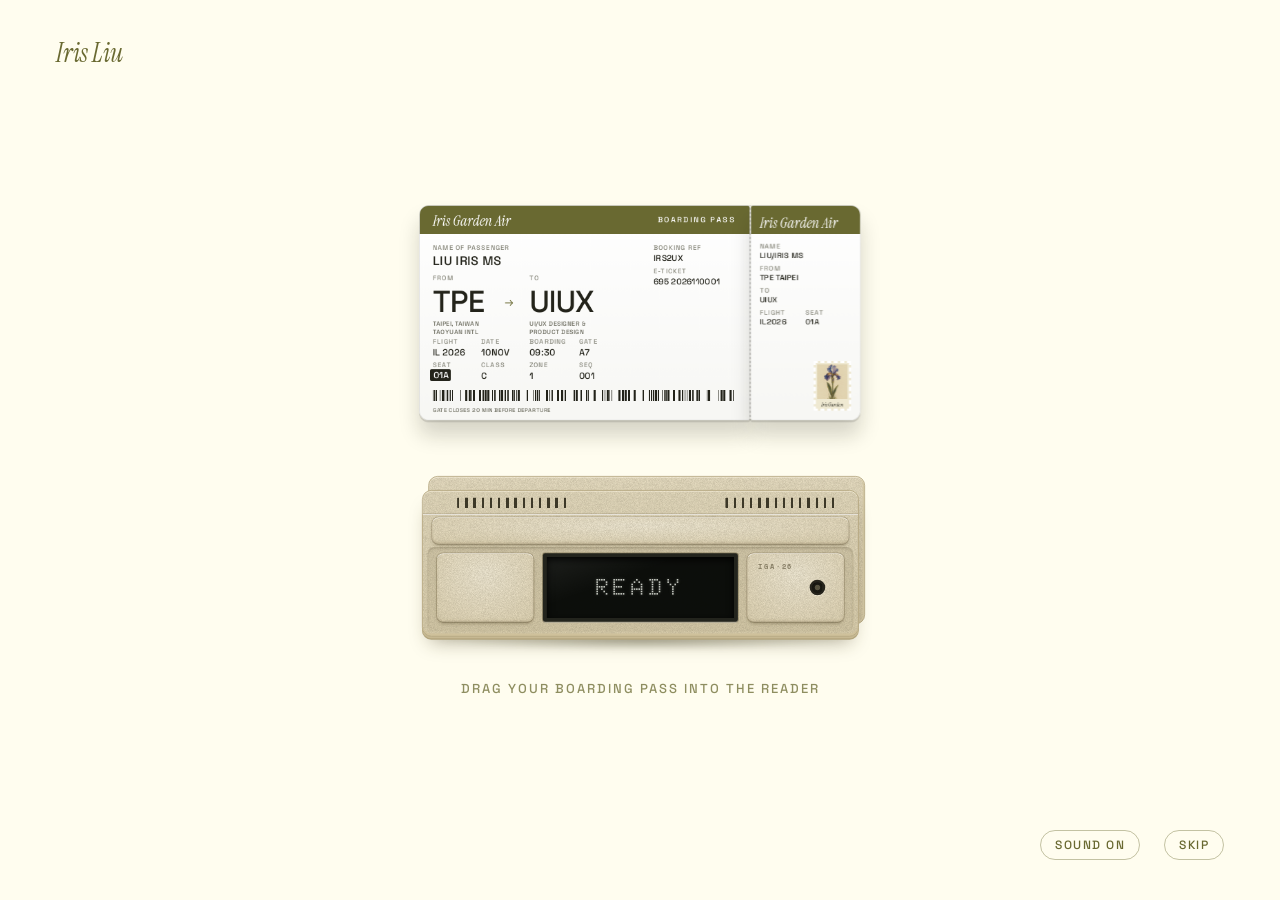
<file: index.html>
<!doctype html>
<html lang="en">
<head>
<meta charset="utf-8">
<meta name="viewport" content="width=device-width, initial-scale=1">
<title>Iris Liu — Portfolio</title>
<link rel="preconnect" href="https://fonts.googleapis.com">
<link href="https://fonts.googleapis.com/css2?family=Afacad:wght@400;500&family=Instrument+Serif:ital@0;1&family=Reenie+Beanie&family=VT323&family=IBM+Plex+Mono:wght@400;500&family=Doto:wght@600&family=Space+Grotesk:wght@400;500;700&family=Space+Mono:wght@400;700&display=swap" rel="stylesheet">
<style>
:root{--cream:#FFFDEF;--paper:#F7F2DF;--olive:#696931;--dark:#3C3C1A;--ochre:#B9843A;--stone:#E9E1C6}
*{box-sizing:border-box;margin:0}
html,body{height:100%}
body{background:var(--cream);color:var(--olive);font:400 16px/1.3 Afacad,sans-serif;-webkit-font-smoothing:antialiased;overflow:hidden}
.grain{position:fixed;inset:0;pointer-events:none;opacity:.35;mix-blend-mode:multiply;background:url("data:image/svg+xml;utf8,<svg xmlns='http://www.w3.org/2000/svg' width='240' height='240'><filter id='n'><feTurbulence type='fractalNoise' baseFrequency='.85' numOctaves='3' stitchTiles='stitch'/><feColorMatrix values='0 0 0 0 .42  0 0 0 0 .4  0 0 0 0 .25  0 0 0 .5 0'/></filter><rect width='240' height='240' filter='url(%23n)'/></svg>")}
.stage{height:100%;zoom:1.15;display:flex;flex-direction:column;align-items:center;justify-content:center;gap:56px;position:relative}
.crayon{filter:url(#crayon)}
/* ticket */
.ticket{position:relative;width:640px;height:296px;display:grid;grid-template-columns:1fr 168px;transform:rotate(-3deg);transition:transform .6s}
.ticket .main,.ticket .stub{background:var(--paper);border:2px solid var(--olive);position:relative;overflow:hidden}
.ticket .main{border-radius:14px 4px 4px 14px;border-right:none;padding:20px 24px 18px}
.ticket .stub{border-radius:4px 14px 14px 4px;border-left:2px dashed var(--olive);padding:20px 18px 18px}
.ticket .main::before,.ticket .stub::before{content:"";position:absolute;inset:0;background:repeating-linear-gradient(-62deg,transparent 0 5px,rgba(105,105,49,.07) 5px 6px);pointer-events:none}
.band{position:absolute;left:0;top:0;bottom:0;width:10px;background:repeating-linear-gradient(-70deg,var(--ochre) 0 3px,transparent 3px 5px);opacity:.75}
.top{display:flex;justify-content:space-between;align-items:center;font:500 11px/1 Afacad;letter-spacing:1.4px}
.top .brand{font:italic 20px/1 "Instrument Serif",serif;letter-spacing:0;color:var(--dark)}
.lab{font:500 10px/1 Afacad;letter-spacing:1.2px;opacity:.75;margin-bottom:5px}
.val{font:400 15px/1.1 Afacad;color:var(--dark)}
.name{font:400 38px/1 "Instrument Serif",serif;color:var(--dark);letter-spacing:-.5px}
.route{display:grid;grid-template-columns:auto 36px 1fr;align-items:end;gap:10px;margin-top:14px}
.code{font:400 44px/0.9 "Instrument Serif",serif;color:var(--dark);letter-spacing:-1px}
.city{font:500 10px/1.25 Afacad;letter-spacing:1px;margin-top:6px;max-width:220px}
.plane{font:400 22px/1 "Instrument Serif",serif;padding-bottom:20px;text-align:center}
.meta{display:grid;grid-template-columns:repeat(4,auto);gap:22px;margin-top:16px;justify-content:start}
.bars{position:absolute;left:24px;right:24px;bottom:14px;height:20px;background:repeating-linear-gradient(90deg,var(--dark) 0 2px,transparent 2px 4px,var(--dark) 4px 5px,transparent 5px 9px,var(--dark) 9px 12px,transparent 12px 14px);opacity:.8}
.stub .val{font-size:13px}
.stub .row{margin-top:12px}
.stamp{position:absolute;right:14px;bottom:14px;width:62px;background:#EFE9D2;border:4px dotted var(--paper);padding:3px;transform:rotate(4deg)}
.stamp img{display:block;width:100%;aspect-ratio:4/4.8;object-fit:cover;mix-blend-mode:multiply}
.stamp span{display:block;text-align:center;font:italic 9px/1 "Instrument Serif",serif;color:var(--dark);padding-top:2px}
.postmark{position:absolute;right:58px;bottom:56px;width:70px;height:70px;border:1.5px solid var(--olive);border-radius:50%;opacity:.45;display:flex;align-items:center;justify-content:center;text-align:center;font:500 8px/1.2 Afacad;letter-spacing:1px;transform:rotate(-14deg)}
.hand{position:absolute;left:250px;top:70px;font:400 22px/1 "Reenie Beanie",cursive;color:var(--olive);transform:rotate(-6deg)}
/* reader */
.reader{position:relative;width:560px;height:150px;z-index:2}
.reader .body{position:absolute;inset:26px 0 0;background:var(--stone);border:2px solid var(--olive);border-radius:18px 18px 22px 22px}
.reader .body::before{content:"";position:absolute;inset:0;border-radius:inherit;background:repeating-linear-gradient(-58deg,transparent 0 4px,rgba(60,60,26,.08) 4px 5px)}
.reader .lid{position:absolute;left:10px;right:10px;top:0;height:38px;background:#F1EAD0;border:2px solid var(--olive);border-radius:12px 12px 6px 6px}
.reader .slot{position:absolute;left:28px;right:28px;top:14px;height:7px;background:var(--dark);border-radius:4px}
.vents{position:absolute;top:26px;display:flex;gap:5px}
.vents i{display:block;width:2px;height:8px;background:var(--olive);opacity:.7}
.screen{filter:none;position:absolute;left:50%;top:62px;transform:translateX(-50%);width:230px;height:58px;background:#2B2B16;border:2px solid var(--dark);border-radius:6px;display:flex;align-items:center;justify-content:center;font:400 34px/1 VT323,monospace;letter-spacing:5px;color:#E7E3B5;text-shadow:0 0 1px #E7E3B5}
.light{position:absolute;right:42px;top:82px;width:16px;height:16px;border-radius:50%;border:2px solid var(--dark);background:#C9C2A1}
.go .light{background:#8C9A3E}
.go .screen{color:#D9E58A}
.hint{font:400 18px/1 Afacad;color:var(--olive);margin-top:-18px}
.hint b{font-weight:500}
.skip{position:absolute;right:56px;bottom:40px;font:400 16px/1 Afacad;color:var(--olive);text-decoration:underline;text-underline-offset:4px}
.mark{position:absolute;left:56px;top:40px;font:italic 26px/1 "Instrument Serif",serif;color:var(--olive)}
/* depth */
.stage{perspective:1400px}
.ticket{transform:rotateX(22deg) rotateY(-8deg) rotateZ(-4deg);transform-style:preserve-3d}
.ticket::after{content:"";position:absolute;left:4%;right:4%;bottom:-34px;height:40px;border-radius:50%;background:radial-gradient(closest-side,rgba(60,60,26,.28),transparent);transform:translateZ(-40px);filter:blur(4px)}
.ticket .main,.ticket .stub{box-shadow:0 3px 0 #D8CFAE,0 4px 0 var(--olive),inset 0 1px 0 rgba(255,255,255,.7),inset 0 -14px 24px -18px rgba(60,60,26,.25)}
.reader{transform:rotateX(16deg);transform-origin:50% 100%}
.reader .body{box-shadow:inset 0 -18px 0 #D6CCA9,inset 0 -20px 0 rgba(60,60,26,.25),inset 0 10px 18px -10px rgba(255,255,255,.8),0 18px 26px -14px rgba(60,60,26,.45)}
.reader .lid{box-shadow:inset 0 -6px 0 #DDD4B4,inset 0 2px 0 rgba(255,255,255,.8),0 4px 6px -3px rgba(60,60,26,.35)}
.reader .slot{box-shadow:inset 0 2px 2px rgba(0,0,0,.6)}
.screen{box-shadow:inset 0 3px 8px rgba(0,0,0,.7),0 1px 0 rgba(255,255,255,.6)}
.light{box-shadow:inset 0 2px 3px rgba(0,0,0,.35),0 1px 0 rgba(255,255,255,.7)}
.reader::after{content:"";position:absolute;left:3%;right:3%;bottom:-22px;height:28px;border-radius:50%;background:radial-gradient(closest-side,rgba(60,60,26,.3),transparent);filter:blur(3px);z-index:-1}
/* go state */
.go .ticket{transform:translate(0,166px) rotateX(10deg) rotateZ(0deg)}
.go .hint{visibility:hidden}
@media (max-width:700px){
 .ticket{width:340px;height:190px;grid-template-columns:1fr 96px}
 .ticket .main{padding:14px 14px 12px}.ticket .stub{padding:14px 10px}
 .name{font-size:26px}.code{font-size:28px}.city{font-size:8px;max-width:120px}.meta{gap:10px;margin-top:10px}.val{font-size:12px}.lab{font-size:8px}
 .top .brand{font-size:15px}.top span:last-child{display:none}.stub .val{font-size:10px}.stub .row{margin-top:8px}
 .stamp{width:40px;border-width:3px}.stamp span{display:none}.postmark,.hand{display:none}.bars{left:14px;right:14px;height:14px}
 .reader{width:330px;height:120px}.screen{width:170px;height:46px;font-size:26px;top:52px}.light{right:22px;top:66px}
 .go .ticket{transform:translate(0,52px)}
 .hint{font-size:15px}.mark{left:16px;top:20px}.skip{right:16px;bottom:24px}
}
/* tech */
.crayon{filter:none}
.grain{display:none}
body{background:radial-gradient(120% 90% at 50% 40%,#FFFDF3 0%,#F3EFDC 100%)}
.ticket .main::before,.ticket .stub::before,.reader .body::before{display:none}
.ticket .main,.ticket .stub{background:linear-gradient(160deg,#FFFEF6 0%,#F6F1DE 100%);border:1px solid rgba(60,60,26,.18);box-shadow:0 1px 0 rgba(255,255,255,.9) inset,0 2px 0 #E2DBC1,0 3px 0 rgba(60,60,26,.18)}
.ticket .stub{border-left:1.5px dashed rgba(60,60,26,.3)}
.ticket::after{background:radial-gradient(closest-side,rgba(40,40,20,.32),transparent);filter:blur(8px);bottom:-42px}
.band{width:8px;background:var(--olive);opacity:1}
.holo{position:absolute;right:0;top:0;bottom:0;width:22px;background:linear-gradient(180deg,#D9E3C8,#E8D9E8 25%,#D6E2EE 50%,#EFE6C8 75%,#D9E3C8);opacity:.75;mix-blend-mode:multiply}
.lab{font:500 9px/1 "IBM Plex Mono",monospace;letter-spacing:1.4px;opacity:.6}
.val,.stub .val{font:500 13px/1.1 "IBM Plex Mono",monospace;color:var(--dark)}
.city{font:500 9px/1.3 "IBM Plex Mono",monospace;letter-spacing:.8px}
.top{font:500 10px/1 "IBM Plex Mono",monospace}
.plane{font:400 18px/1 "IBM Plex Mono",monospace}
.bars{opacity:1;height:22px;background:repeating-linear-gradient(90deg,var(--dark) 0 1px,transparent 1px 3px,var(--dark) 3px 5px,transparent 5px 6px,var(--dark) 6px 7px,transparent 7px 10px,var(--dark) 10px 13px,transparent 13px 14px)}
.stamp{border:3px dotted #FFFEF6;box-shadow:0 1px 2px rgba(0,0,0,.15)}
.reader .body{background:linear-gradient(180deg,#EFE8D0 0%,#E2D9BC 55%,#CFC5A3 100%);border:1px solid rgba(60,60,26,.35);box-shadow:inset 0 1px 0 rgba(255,255,255,.85),inset 0 -16px 0 rgba(60,60,26,.08),0 26px 34px -20px rgba(40,40,20,.55),0 2px 0 #B9AE8A}
.reader .lid{background:linear-gradient(180deg,#F6F0DA,#E6DDC0);border:1px solid rgba(60,60,26,.35);box-shadow:inset 0 1px 0 #fff,0 3px 4px -2px rgba(40,40,20,.4)}
.reader .slot{background:linear-gradient(180deg,#141409,#2C2C17);height:6px;top:15px}
.vents i{width:2px;background:rgba(60,60,26,.45);border-radius:1px}
.screen{width:250px;background:radial-gradient(120% 140% at 50% 0%,#202012,#0E0E07);border:1px solid #000;border-radius:8px;box-shadow:inset 0 2px 10px rgba(0,0,0,.9),0 0 0 4px #D8CFAE,0 0 0 5px rgba(60,60,26,.35);font:600 30px/1 Doto,VT323,monospace;letter-spacing:4px;color:#E8E3A8;text-shadow:0 0 6px rgba(232,227,168,.55)}
.screen::after{content:"";position:absolute;inset:0;border-radius:inherit;background:repeating-linear-gradient(0deg,rgba(0,0,0,.25) 0 1px,transparent 1px 3px);pointer-events:none}
.light{width:12px;height:12px;border:1px solid rgba(0,0,0,.5);background:radial-gradient(circle at 35% 35%,#8B866C,#4F4B38);box-shadow:0 1px 0 rgba(255,255,255,.7)}
.go .light{background:radial-gradient(circle at 35% 35%,#E9F7A6,#9DB23A);box-shadow:0 0 10px 2px rgba(190,214,90,.65),0 1px 0 rgba(255,255,255,.7)}
.go .screen{color:#D8EE8C;text-shadow:0 0 8px rgba(200,236,120,.7)}
.go .ticket{transform-style:flat}
.hint{font:500 13px/1 "IBM Plex Mono",monospace;letter-spacing:1.5px;text-transform:uppercase;opacity:.75}
.skip{font:500 12px/1 "IBM Plex Mono",monospace;letter-spacing:1.5px;text-transform:uppercase;text-decoration:none;border:1px solid rgba(105,105,49,.4);border-radius:20px;padding:8px 14px}
/* real pass */
.ticket{width:700px;height:300px;grid-template-columns:1fr 170px}
.ticket .main{padding:0;display:flex;flex-direction:column}
.ticket .stub{padding:0}
.band{display:none}
.bp-head{display:flex;justify-content:space-between;align-items:center;height:42px;padding:0 20px;background:var(--olive);color:#fff}
.air{display:flex;align-items:center;gap:8px;font:italic 21px/1 "Instrument Serif",serif}
.logo{width:18px;height:18px;border-radius:50%;border:1.5px solid #fff;position:relative}
.logo::after{content:"";position:absolute;inset:4px;border-radius:50% 0;background:#fff;transform:rotate(45deg)}
.bp-title{font:500 11px/1 "IBM Plex Mono",monospace;letter-spacing:2px}
.bp-title em{font-style:normal;letter-spacing:1px;margin-left:6px;opacity:.85}
.bp-body{flex:1;display:grid;grid-template-columns:1fr 150px;gap:18px;padding:14px 20px 0}
.bp-route{display:grid;grid-template-columns:auto 40px auto;align-items:center;gap:6px;margin-top:10px;justify-content:start}
.code{font:500 40px/1 "IBM Plex Mono",monospace;letter-spacing:1px;color:#23231A}
.bp-route .city{font:500 8.5px/1.3 "IBM Plex Mono",monospace;letter-spacing:.6px;margin-top:4px;max-width:none}
.bp-plane{font-size:18px;text-align:center;color:var(--olive);padding-top:6px}
.bp-grid{display:grid;grid-template-columns:repeat(8,auto);gap:14px;margin-top:12px;justify-content:start}
.f .lab{margin-bottom:4px}
.val{color:#23231A}
.val.big{font-size:17px;letter-spacing:.5px}
.val.sm{font-size:10px}
.f.hl .val{background:#23231A;color:#fff;padding:2px 5px;border-radius:2px;margin-left:-5px}
.bp-right{display:flex;flex-direction:column;gap:10px;padding-top:2px}
.pdf417{width:132px;height:64px;image-rendering:pixelated}
.bp-foot{font:500 8px/1 "IBM Plex Mono",monospace;letter-spacing:.8px;padding:10px 20px 12px;border-top:1px dashed rgba(0,0,0,.12);margin-top:10px;opacity:.7}
.stubhead{padding:0 14px}.stubhead .air{font-size:16px}
.stub-body{padding:12px 14px 0;display:flex;flex-direction:column;gap:8px}
.stub-row{display:flex;gap:18px}
.stub .val{font-size:11px}
.stamp{width:54px;right:12px;bottom:12px;border-color:#fff}
.bars,.top,.name,.route,.meta,.row{display:none}
.go .ticket{transform:translate(0,176px) rotateX(10deg)}
/* less yellow */
.ticket .main,.ticket .stub{background:linear-gradient(165deg,#FFFFFF 0%,#F7F7F4 100%);border:1px solid rgba(0,0,0,.1);box-shadow:inset 0 1px 0 #fff,0 2px 0 #E4E4DE,0 3px 0 rgba(0,0,0,.12)}
.ticket .stub{border-left:1.5px dashed rgba(0,0,0,.18)}
.ticket::after{background:radial-gradient(closest-side,rgba(20,20,10,.28),transparent)}
.lab,.city{color:#6F6F62}
.bp-grid .val,.stub .val{white-space:nowrap}
.bp-grid{gap:12px}
body{background:var(--cream)}
.bp-body{grid-template-columns:1fr 130px}
.edge-bars{height:16px;margin:8px 20px 0;background:repeating-linear-gradient(90deg,#23231A 0 2px,transparent 2px 4px,#23231A 4px 5px,transparent 5px 8px,#23231A 8px 11px,transparent 11px 12px,#23231A 12px 13px,transparent 13px 16px)}
.bp-foot{margin-top:6px;border-top:none;padding-top:6px}
.go .ticket{transform:translate(0,182px) rotateX(10deg)}
/* proportions + swipe */
.stage{zoom:1;gap:64px;user-select:none}
.tw{position:relative;z-index:1;cursor:grab;touch-action:none;transition:transform .55s cubic-bezier(.2,.8,.2,1)}
.tw.dragging{transition:none;cursor:grabbing}
.ticket{zoom:.68;width:640px;height:312px;grid-template-columns:1fr 160px;transition:transform .45s cubic-bezier(.2,.8,.2,1)}
.tw:not(.docked):not(.dragging) .ticket{animation:bob 4s ease-in-out infinite}
@keyframes bob{50%{translate:0 -8px}}
.tw.docked .ticket{transform:none}
.tw.docked .ticket::after{display:none}
.reader{zoom:.82;height:190px;z-index:2}
.screen{top:86px}.light{top:104px}
.ok .light{background:radial-gradient(circle at 35% 35%,#E9F7A6,#9DB23A);box-shadow:0 0 10px 2px rgba(190,214,90,.65)}
.ok .screen{color:#D8EE8C;text-shadow:0 0 8px rgba(200,236,120,.7)}
.err .light{background:radial-gradient(circle at 35% 35%,#FFB4A6,#D3442F);box-shadow:0 0 10px 2px rgba(230,90,60,.6)}
.err .screen{color:#FF8A73;text-shadow:0 0 8px rgba(255,120,90,.7)}
.leaving{transition:opacity .6s;opacity:0}
.hint{margin-top:-10px}
/* ratio from reference: ticket a bit wider than a slim reader */
.ticket{zoom:.8}
.reader{zoom:.7;height:168px}
.screen{top:74px}.light{top:92px}
.stage{gap:56px}
@media (max-width:700px){
 .ticket{zoom:.52;width:640px;height:312px;grid-template-columns:1fr 160px}
 .ticket .main{padding:0}.ticket .stub{padding:0}
 .reader{zoom:.46;width:560px;height:168px}
 .screen{width:250px;height:58px;font-size:30px;top:74px}.light{right:42px;top:92px}
 .stage{gap:40px}
}
/* match reference: same width, gentle tilt */
.ticket{transform:rotateX(9deg) rotateY(-6deg) rotateZ(-3deg)}
.reader{zoom:.9}
.screen{top:70px}.light{top:88px}
@media (max-width:700px){
 .ticket{zoom:.36}
 .reader{zoom:.41}
 .stage{gap:28px}
}
@media (max-width:700px){.hint{font-size:11px;letter-spacing:1px;padding:0 16px;text-align:center}}
/* ticket fit */
.bp-grid{grid-template-columns:repeat(4,auto);gap:8px 22px}
.bp-body{grid-template-columns:1fr 118px;gap:12px}
.bp-right .val{white-space:nowrap;font-size:12px}
/* retro reader */
.reader{zoom:1;width:520px;height:164px;transform:none;z-index:auto;position:relative;--plastic:#E8DFC4}
.reader::after{z-index:-1;bottom:-18px}
.r-back,.r-front{position:absolute;background-color:var(--plastic);background-image:url("data:image/svg+xml;utf8,<svg xmlns='http://www.w3.org/2000/svg' width='160' height='160'><filter id='n'><feTurbulence type='fractalNoise' baseFrequency='.9' numOctaves='2' stitchTiles='stitch'/><feColorMatrix values='0 0 0 0 .3  0 0 0 0 .27  0 0 0 0 .18  0 0 0 .22 0'/></filter><rect width='160' height='160' filter='url(%23n)'/></svg>"),linear-gradient(180deg,rgba(255,255,255,.45),rgba(0,0,0,.08))}
.r-back{left:8px;right:8px;top:0;height:44px;border-radius:12px 12px 4px 4px;border:1px solid rgba(70,60,30,.28);z-index:0;box-shadow:inset 0 2px 0 rgba(255,255,255,.7)}
.r-front{left:0;right:0;top:22px;bottom:0;border-radius:10px 10px 14px 14px;border:1px solid rgba(70,60,30,.32);z-index:2;display:flex;flex-direction:column;box-shadow:inset 0 2px 0 rgba(255,255,255,.75),inset 0 -6px 10px -6px rgba(70,60,30,.35),0 18px 26px -16px rgba(40,35,15,.45)}
.r-top{height:30px;display:flex;justify-content:space-between;align-items:center;padding:0 34px;border-bottom:1px solid rgba(70,60,30,.18);box-shadow:0 1px 0 rgba(255,255,255,.6)}
.r-vent{display:block;width:118px;height:11px;background:repeating-linear-gradient(90deg,#3a3524 0 2px,transparent 2px 7px);opacity:.75}
.r-band{height:30px;margin:0 12px;border-bottom:1px solid rgba(70,60,30,.18);box-shadow:0 1px 0 rgba(255,255,255,.6)}
.r-row{flex:1;display:grid;grid-template-columns:1fr 196px 1fr;gap:8px;padding:8px 12px 10px}
.r-pane{border-radius:4px;border:1px solid rgba(70,60,30,.16);box-shadow:inset 0 1px 0 rgba(255,255,255,.7);position:relative}
.reader .screen{position:static;transform:none;width:auto;height:auto;border-radius:3px;background:#0F110D;border:3px solid #2A2A22;box-shadow:inset 0 2px 6px rgba(0,0,0,.8);display:flex;align-items:center;justify-content:center;font:600 22px/1 Doto,VT323,monospace;letter-spacing:3px;color:#B9BDB2;text-shadow:0 0 3px rgba(185,189,178,.4)}
.reader .screen::after{display:none}
.reader .light{position:absolute;right:22px;top:50%;margin-top:-8px;width:16px;height:16px;border-radius:50%;background:radial-gradient(circle,#6B6658 0 3px,#1E1C16 4px 100%);border:2px solid #3A3628;box-shadow:0 1px 0 rgba(255,255,255,.7)}
.reading .screen{color:#FFB43A;text-shadow:0 0 8px rgba(255,170,40,.75)}
.reading .light{background:radial-gradient(circle,#FFE08A 0 3px,#F2A516 5px 100%);box-shadow:0 0 14px 6px rgba(255,190,60,.55)}
.ok .reader .screen{color:#D8EE8C;text-shadow:0 0 8px rgba(200,236,120,.7)}
.ok .reader .light{background:radial-gradient(circle,#F2FFC0 0 3px,#9DB23A 5px 100%);box-shadow:0 0 14px 6px rgba(190,214,90,.55)}
.err .reader .screen{color:#FF7A62;text-shadow:0 0 8px rgba(255,110,80,.75)}
.err .reader .light{background:radial-gradient(circle,#FFC0B0 0 3px,#D3442F 5px 100%);box-shadow:0 0 14px 6px rgba(230,90,60,.5)}
.tw{z-index:1}
@media (max-width:700px){.reader{zoom:.46}}
.f.hl .val{display:inline-block}
/* reader v2: matched to reference */
.reader{width:560px;height:190px;--p1:#ECE4CD;--p2:#E0D6B8;--edge:#BFB491;--hi:#F8F3E3;--lo:#CBBF9B}
.r-back,.r-front,.r-bar,.r-pane{background-color:var(--p1)}
.r-back{left:10px;right:-7px;top:0;height:60px;border-radius:12px;border:1px solid var(--edge);background-image:url("data:image/svg+xml;utf8,<svg xmlns='http://www.w3.org/2000/svg' width='160' height='160'><filter id='n'><feTurbulence type='fractalNoise' baseFrequency='.9' numOctaves='2' stitchTiles='stitch'/><feColorMatrix values='0 0 0 0 .3  0 0 0 0 .27  0 0 0 0 .18  0 0 0 .18 0'/></filter><rect width='160' height='160' filter='url(%23n)'/></svg>"),linear-gradient(180deg,#F1EAD5,#DDD2B2);box-shadow:inset 0 1px 0 var(--hi),inset -2px 0 0 #D2C7A4}
.r-front{top:20px;border-radius:12px;border:1px solid var(--edge);background-image:url("data:image/svg+xml;utf8,<svg xmlns='http://www.w3.org/2000/svg' width='160' height='160'><filter id='n'><feTurbulence type='fractalNoise' baseFrequency='.9' numOctaves='2' stitchTiles='stitch'/><feColorMatrix values='0 0 0 0 .3  0 0 0 0 .27  0 0 0 0 .18  0 0 0 .18 0'/></filter><rect width='160' height='160' filter='url(%23n)'/></svg>"),linear-gradient(180deg,#EFE8D2 0%,#E3D9BC 100%);box-shadow:inset 0 1px 0 var(--hi),inset 1px 0 0 rgba(255,255,255,.5),inset 0 -2px 0 var(--lo),0 2px 0 #CDC19E,0 3px 0 var(--edge),0 14px 22px -10px rgba(60,50,20,.35)}
.r-top{height:34px;padding:0;position:relative;border-bottom:1px solid #CBBF9C;box-shadow:0 1px 0 var(--hi)}
.r-vent{position:absolute;top:7px;width:134px;height:12px;border-radius:1px;background:repeating-linear-gradient(90deg,#3A3525 0 3px,transparent 3px 10px);opacity:.85;box-shadow:none}
.r-vent:first-child{left:42px}.r-vent:last-child{right:36px}
.r-bar{display:block;height:38px;margin:5px 12px 0;border-radius:7px;background-image:linear-gradient(180deg,#F0E9D4,#E2D8BA);box-shadow:inset 0 1px 0 var(--hi),inset 0 -1px 0 var(--lo),0 1px 0 #C9BD98,0 2px 2px rgba(80,70,40,.12)}
.r-row{grid-template-columns:1fr 256px 1fr;gap:12px;padding:9px 12px 12px}
.r-pane{border-radius:7px;border:none;background-image:linear-gradient(180deg,#F0E9D4,#E1D7B9);box-shadow:inset 0 1px 0 var(--hi),inset 0 -1px 0 var(--lo),0 1px 0 #C9BD98,0 2px 2px rgba(80,70,40,.12)}
.reader .screen{border-radius:3px;background:#0E100D;border:4px solid #26271F;box-shadow:inset 0 2px 8px rgba(0,0,0,.85),0 0 0 1px #5C5A4A,0 1px 0 var(--hi);font:600 24px/1 Doto,VT323,monospace;letter-spacing:4px;color:#C3C6BE;text-shadow:0 0 4px rgba(195,198,190,.35)}
.reader .light{right:26px;width:18px;height:18px;margin-top:-9px;border:2px solid #2D2A21;background:radial-gradient(circle,#4A473B 0 2.5px,#1B1A14 3.5px 5px,#77725F 6px 100%);box-shadow:0 1px 0 var(--hi),inset 0 1px 1px rgba(0,0,0,.5)}
@media (max-width:700px){.reader{zoom:.42}}
/* reader v3: proportions + warmer plastic */
.reader{height:206px;--edge:#B2A47C;--hi:#F7F0DC;--lo:#C7B993}
.r-back{top:0;bottom:16px;height:auto;right:-8px;left:8px;background-image:url("data:image/svg+xml;utf8,<svg xmlns='http://www.w3.org/2000/svg' width='160' height='160'><filter id='n'><feTurbulence type='fractalNoise' baseFrequency='.9' numOctaves='2' stitchTiles='stitch'/><feColorMatrix values='0 0 0 0 .3  0 0 0 0 .27  0 0 0 0 .18  0 0 0 .2 0'/></filter><rect width='160' height='160' filter='url(%23n)'/></svg>"),linear-gradient(180deg,#EDE3C8,#D9CCA7)}
.r-front{top:18px;background-image:url("data:image/svg+xml;utf8,<svg xmlns='http://www.w3.org/2000/svg' width='160' height='160'><filter id='n'><feTurbulence type='fractalNoise' baseFrequency='.9' numOctaves='2' stitchTiles='stitch'/><feColorMatrix values='0 0 0 0 .3  0 0 0 0 .27  0 0 0 0 .18  0 0 0 .2 0'/></filter><rect width='160' height='160' filter='url(%23n)'/></svg>"),linear-gradient(180deg,#EEE5CB 0%,#E4D9BB 70%,#DACDA9 100%);box-shadow:inset 0 1px 0 var(--hi),inset 0 -3px 0 #CFC19B,0 2px 0 #C6B892,0 4px 0 var(--edge),0 16px 24px -10px rgba(60,50,20,.4)}
.r-top{height:30px}
.r-vent{top:9px;height:13px;width:140px;background:repeating-linear-gradient(90deg,#332E1F 0 3px,transparent 3px 10.5px);opacity:.9}
.r-vent:first-child{left:44px}.r-vent:last-child{right:30px}
.r-bar{height:34px;margin:4px 12px 0;background-image:linear-gradient(180deg,#F1E9D2,#E3D8B9)}
.r-row{grid-template-columns:1fr 250px 1fr;gap:12px;padding:8px 12px 12px}
.r-pane{background-image:linear-gradient(180deg,#F0E8D0,#E0D4B4)}
.reader .screen{font-size:30px;letter-spacing:5px;border-width:5px}
.reader .light{width:20px;height:20px;margin-top:-10px;right:24px;border:3px solid #26241C;background:radial-gradient(circle,#55513F 0 3px,#1A1913 4px 100%)}
.reading .reader .screen{color:#FFB43A;text-shadow:0 0 8px rgba(255,170,40,.75)}
.reading .reader .light{background:radial-gradient(circle,#FFE08A 0 3px,#F2A516 5px 100%);box-shadow:0 0 14px 6px rgba(255,190,60,.55)}
.ok .reader .light,.err .reader .light{border-color:#26241C}
/* v4: Space Grotesk, smaller, retro-tech finish */
body{-webkit-user-select:none;user-select:none}
.lab,.city,.top,.bp-title,.bp-foot,.hint,.skip{font-family:"Space Grotesk",sans-serif}
.lab{font-weight:500;letter-spacing:1.2px;font-size:9.5px}
.val,.stub .val{font-family:"Space Grotesk",sans-serif;font-weight:500;letter-spacing:.3px}
.val.big{font-size:18px;letter-spacing:.2px}
.code{font:500 44px/1 "Space Grotesk",sans-serif;letter-spacing:-1px}
.bp-route .city{font-family:"Space Grotesk",sans-serif;font-size:9px;letter-spacing:.5px}
.bp-title{font-weight:500;letter-spacing:2.4px}
.hint{font-weight:500;letter-spacing:2px}
.bp-foot{font-weight:500;letter-spacing:.6px}
.stubhead{height:42px;box-sizing:border-box}
.holo{top:42px}
.ticket{zoom:.69}
.reader{zoom:.78}
@media (max-width:700px){.ticket{zoom:.36}.reader{zoom:.41}}
.r-back,.r-front{background-image:url("data:image/svg+xml;utf8,<svg xmlns='http://www.w3.org/2000/svg' width='200' height='200'><filter id='n'><feTurbulence type='fractalNoise' baseFrequency='1.25' numOctaves='3' stitchTiles='stitch'/><feColorMatrix values='0 0 0 0 .25  0 0 0 0 .22  0 0 0 0 .14  0 0 0 .42 0'/></filter><rect width='200' height='200' filter='url(%23n)'/></svg>"),linear-gradient(180deg,#EDE3C8,#DACDA9)}
.r-front{background-image:url("data:image/svg+xml;utf8,<svg xmlns='http://www.w3.org/2000/svg' width='200' height='200'><filter id='n'><feTurbulence type='fractalNoise' baseFrequency='1.25' numOctaves='3' stitchTiles='stitch'/><feColorMatrix values='0 0 0 0 .25  0 0 0 0 .22  0 0 0 0 .14  0 0 0 .42 0'/></filter><rect width='200' height='200' filter='url(%23n)'/></svg>"),linear-gradient(180deg,#E9DFC3 0%,#DED2B0 100%)}
.r-bar,.r-pane{background-image:url("data:image/svg+xml;utf8,<svg xmlns='http://www.w3.org/2000/svg' width='200' height='200'><filter id='n'><feTurbulence type='fractalNoise' baseFrequency='1.25' numOctaves='3' stitchTiles='stitch'/><feColorMatrix values='0 0 0 0 .25  0 0 0 0 .22  0 0 0 0 .14  0 0 0 .42 0'/></filter><rect width='200' height='200' filter='url(%23n)'/></svg>"),radial-gradient(120% 140% at 50% 30%,#F7F0DC 0%,#EADFC2 45%,#D9CDA8 100%);box-shadow:inset 0 1px 0 rgba(255,255,255,.85),inset 0 -2px 3px rgba(120,100,60,.18),0 0 0 1px rgba(90,78,45,.28),0 3px 4px -1px rgba(60,50,20,.35)}
.r-bar{border-radius:8px}
.r-pane{border-radius:8px}
.r-row{background:linear-gradient(180deg,rgba(90,78,45,.10),rgba(90,78,45,.04));margin:4px 6px 6px;border-radius:9px;box-shadow:inset 0 2px 3px rgba(60,50,20,.18)}
.r-speaker{background-image:radial-gradient(circle,#2E2A1E 0 1.6px,transparent 2.1px),url("data:image/svg+xml;utf8,<svg xmlns='http://www.w3.org/2000/svg' width='200' height='200'><filter id='n'><feTurbulence type='fractalNoise' baseFrequency='1.25' numOctaves='3' stitchTiles='stitch'/><feColorMatrix values='0 0 0 0 .25  0 0 0 0 .22  0 0 0 0 .14  0 0 0 .42 0'/></filter><rect width='200' height='200' filter='url(%23n)'/></svg>"),radial-gradient(120% 140% at 50% 30%,#F7F0DC 0%,#EADFC2 45%,#D9CDA8 100%);background-size:9px 9px,auto,auto;background-position:center,0 0,0 0}
.r-speaker::before{content:"";position:absolute;inset:0;border-radius:inherit;box-shadow:inset 0 0 0 10px rgba(236,226,198,.92)}
.r-model{position:absolute;left:14px;top:12px;font:700 9px/1 "Space Mono",monospace;letter-spacing:1.5px;color:rgba(70,60,35,.55)}
.reader .screen{background:linear-gradient(160deg,rgba(255,255,255,.07) 0%,rgba(255,255,255,0) 38%),url("data:image/svg+xml;utf8,<svg xmlns='http://www.w3.org/2000/svg' width='200' height='200'><filter id='n'><feTurbulence type='fractalNoise' baseFrequency='1.25' numOctaves='3' stitchTiles='stitch'/><feColorMatrix values='0 0 0 0 .25  0 0 0 0 .22  0 0 0 0 .14  0 0 0 .42 0'/></filter><rect width='200' height='200' filter='url(%23n)'/></svg>"),#0C0E0B;background-blend-mode:normal,overlay,normal;border:5px solid #23241D;box-shadow:inset 0 3px 10px rgba(0,0,0,.9),0 0 0 1px rgba(90,78,45,.5),0 1px 0 rgba(255,255,255,.8)}
.r-vent{background:repeating-linear-gradient(90deg,#2C2819 0 3px,transparent 3px 10.5px);box-shadow:none}
.r-top{box-shadow:0 1px 0 rgba(255,255,255,.7);border-bottom-color:rgba(90,78,45,.3)}
/* v5 fixes */
.bp-head{flex-shrink:0;height:42px;box-sizing:border-box}
.ticket .main,.ticket .stub{display:flex;flex-direction:column}
.stub-body{flex:1}
.stamp{right:14px;bottom:14px}
/* v6: transform-based scaling (no CSS zoom) */
:root{--ts:.69;--rs:.78}
@media (max-width:700px){:root{--ts:.36;--rs:.41}}
.tw{width:calc(640px * var(--ts));height:calc(312px * var(--ts))}
.tilt{width:100%;height:100%;transform:rotateX(9deg) rotateY(-6deg) rotateZ(-3deg);transform-style:preserve-3d;transition:transform .45s cubic-bezier(.2,.8,.2,1)}
.tw:not(.docked):not(.dragging) .tilt{animation:bob 4s ease-in-out infinite}
.tw.docked .tilt{transform:none}
.ticket,.tw.docked .ticket,.tw:not(.docked):not(.dragging) .ticket{zoom:1 !important;transform:scale(var(--ts)) !important;transform-origin:0 0;animation:none !important}
.rw{position:relative;width:calc(560px * var(--rs));height:calc(206px * var(--rs))}
.rw>.reader{zoom:1 !important;position:absolute;left:0;top:0;width:560px;height:206px;transform:scale(var(--rs));transform-origin:0 0}
.rb{z-index:0}.rf{z-index:2}
.rb::after{display:none}
.skip.snd{right:140px;background:none;cursor:pointer;color:var(--olive)}
@media (max-width:760px){.skip.snd{right:100px}}
/* v7: boarding pass rebuilt from Figma component "Boarding Pass" (59:4), 640 x 312, every position from Figma */
.ticket.bp{display:block;position:relative;width:640px;height:312px;border:0;background:none;padding:0;grid-template-columns:none;}
.ticket.bp::after,.ticket.bp::before{display:none}
/* flat, like the Figma component; shadow drawn per part (filter on a moving element left ghost trails) */
.tilt,.tw.docked .tilt,.tw:not(.docked):not(.dragging) .tilt{transform:none;animation:none}
.tw{will-change:transform;backface-visibility:hidden}
.tilt{transform-style:flat !important}
.bp-main,.bp-stub{position:absolute;top:0;height:312px;overflow:hidden;background:linear-gradient(180deg,#fff,#F7F7F4);border:1px solid rgba(0,0,0,.1);box-sizing:border-box;box-shadow:0 3px 0 rgba(0,0,0,.12),0 22px 30px rgba(20,20,10,.18)}
.bp-main{left:0;width:480px;border-radius:14px 4px 4px 14px}
.bp-stub{left:480px;width:160px;border-radius:4px 14px 14px 4px}
.bp-main>*,.bp-stub>*{position:absolute;white-space:nowrap;font-family:"Space Grotesk",sans-serif;font-weight:500;line-height:normal}
.bp-hd{left:-1px;top:-1px;height:42px;right:-1px;background:#696931}
.bp-air{font:italic 400 21px/normal "Instrument Serif",serif !important;color:#fff}
.bp-title{right:20px;top:13px;font-size:11px;letter-spacing:2.4px;color:#fff;text-align:right}
.bp-main .l,.bp-stub .l{font-size:9.5px;letter-spacing:1.2px;color:#8A8A7E}
.bp-main .v,.bp-stub .v{font-size:13px;letter-spacing:.3px;color:#23231A}
.bp-stub .v.sm{font-size:11px}
.bp-main .v.code{font-size:44px;letter-spacing:-1px}
.bp-main .city{font-size:9px;line-height:12px;letter-spacing:.5px;color:#6F6F62}
.bp-main .arrow{font-weight:400;font-size:16px;color:#696931}
.bp-main .seat{left:15px;top:237px;width:30px;height:17px;border-radius:2px;background:#23231A}
.barcode{left:19px;top:267px;width:440px;height:16px;overflow:hidden}
.barcode i{position:absolute;top:0;height:16px;background:#23231A}
.bp-main .foot{font-size:8px;letter-spacing:.6px;color:#6F6F62}
.bp-perf{position:absolute;left:479.25px;top:0;width:1.5px;height:312px;background:repeating-linear-gradient(180deg,rgba(0,0,0,.18) 0 1.5px,transparent 1.5px 4.5px,rgba(0,0,0,.18) 4.5px 6px)}
.bp-stamp{left:91px;top:225px;width:54px;height:72px;background:#EFE9D2;border:3px dashed #fff;box-sizing:border-box;overflow:hidden}
.bp-stamp img{position:absolute;left:2px;top:2px;width:44px;height:50px;object-fit:cover;mix-blend-mode:multiply}
.bp-stamp span{position:absolute;left:7.5px;top:55px;font:italic 400 8px/normal "Instrument Serif",serif;color:#23231A}
</style>
</head>
<body>
<svg width="0" height="0" style="position:absolute">
  <filter id="crayon" x="-5%" y="-5%" width="110%" height="110%">
    <feTurbulence type="fractalNoise" baseFrequency="0.035 0.6" numOctaves="2" seed="4" result="n"/>
    <feDisplacementMap in="SourceGraphic" in2="n" scale="2" xChannelSelector="R" yChannelSelector="G" result="d"/>
    <feTurbulence type="fractalNoise" baseFrequency="1.1" numOctaves="2" seed="9" result="g"/>
    <feColorMatrix in="g" values="0 0 0 0 0  0 0 0 0 0  0 0 0 0 0  0 0 0 -0.55 1.2" result="ga"/>
    <feComposite in="d" in2="ga" operator="in"/>
  </filter>
</svg>
<div class="grain"></div>
<main class="stage" id="stage">
  <span class="mark">Iris Liu</span>

  <div class="tw" id="tw"><div class="tilt"><div class="ticket bp" id="ticket">
    <section class="bp-main">
      <i class="bp-hd"></i>
      <span class="bp-air" style="left:19px;top:8px;font-size:21px">Iris Garden Air</span>
      <span class="bp-title">BOARDING PASS</span>
      <span class="l" style="left:19px;top:55px">NAME OF PASSENGER</span>
      <span class="v" style="left:19px;top:68px;font-size:18px">LIU IRIS MS</span>
      <span class="l" style="left:19px;top:99px">FROM</span>
      <span class="v code" style="left:19px;top:111px">TPE</span>
      <span class="city" style="left:19px;top:159px">TAIPEI, TAIWAN<br>TAOYUAN INTL</span>
      <span class="arrow" style="left:123px;top:129px">→</span>
      <span class="l" style="left:159px;top:99px">TO</span>
      <span class="v code" style="left:159px;top:111px">UIUX</span>
      <span class="city" style="left:159px;top:159px">UI/UX DESIGNER &amp;<br>PRODUCT DESIGN</span>
      <span class="l" style="left:19px;top:191px">FLIGHT</span>
      <span class="v" style="left:19px;top:204px">IL 2026</span>
      <span class="l" style="left:89px;top:191px">DATE</span>
      <span class="v" style="left:89px;top:204px">10NOV</span>
      <span class="l" style="left:159px;top:191px">BOARDING</span>
      <span class="v" style="left:159px;top:204px">09:30</span>
      <span class="l" style="left:231px;top:191px">GATE</span>
      <span class="v" style="left:231px;top:204px">A7</span>
      <span class="l" style="left:19px;top:225px">SEAT</span>
      <i class="seat"></i>
      <span class="v" style="left:20px;top:237px;color:#fff;letter-spacing:0">01A</span>
      <span class="l" style="left:89px;top:225px">CLASS</span>
      <span class="v" style="left:89px;top:238px">C</span>
      <span class="l" style="left:159px;top:225px">ZONE</span>
      <span class="v" style="left:159px;top:238px">1</span>
      <span class="l" style="left:231px;top:225px">SEQ</span>
      <span class="v" style="left:231px;top:238px">001</span>
      <span class="l" style="left:339px;top:55px">BOOKING REF</span>
      <span class="v" style="left:339px;top:68px;font-size:12px">IRS2UX</span>
      <span class="l" style="left:339px;top:89px">E-TICKET</span>
      <span class="v" style="left:339px;top:102px;font-size:12px">695 2026110001</span>
      <div class="barcode"><i style="left:0px;width:1px"></i><i style="left:2px;width:1px"></i><i style="left:4px;width:2px"></i><i style="left:10px;width:1px"></i><i style="left:13px;width:3px"></i><i style="left:17px;width:1px"></i><i style="left:20px;width:2px"></i><i style="left:23px;width:1px"></i><i style="left:25px;width:1px"></i><i style="left:28px;width:1px"></i><i style="left:40px;width:1px"></i><i style="left:47px;width:3px"></i><i style="left:52px;width:3px"></i><i style="left:56px;width:1px"></i><i style="left:58px;width:3px"></i><i style="left:67px;width:3px"></i><i style="left:72px;width:2px"></i><i style="left:75px;width:3px"></i><i style="left:79px;width:3px"></i><i style="left:86px;width:1px"></i><i style="left:89px;width:2px"></i><i style="left:96px;width:2px"></i><i style="left:99px;width:3px"></i><i style="left:104px;width:2px"></i><i style="left:108px;width:2px"></i><i style="left:115px;width:2px"></i><i style="left:118px;width:1px"></i><i style="left:121px;width:1px"></i><i style="left:123px;width:3px"></i><i style="left:136px;width:2px"></i><i style="left:145px;width:1px"></i><i style="left:148px;width:2px"></i><i style="left:151px;width:2px"></i><i style="left:154px;width:1px"></i><i style="left:164px;width:3px"></i><i style="left:169px;width:1px"></i><i style="left:171px;width:1px"></i><i style="left:173px;width:1px"></i><i style="left:180px;width:3px"></i><i style="left:186px;width:3px"></i><i style="left:191px;width:2px"></i><i style="left:204px;width:2px"></i><i style="left:207px;width:3px"></i><i style="left:214px;width:2px"></i><i style="left:222px;width:2px"></i><i style="left:225px;width:1px"></i><i style="left:233px;width:3px"></i><i style="left:245px;width:2px"></i><i style="left:249px;width:1px"></i><i style="left:252px;width:3px"></i><i style="left:256px;width:1px"></i><i style="left:259px;width:1px"></i><i style="left:269px;width:3px"></i><i style="left:274px;width:3px"></i><i style="left:278px;width:3px"></i><i style="left:283px;width:3px"></i><i style="left:291px;width:3px"></i><i style="left:304px;width:2px"></i><i style="left:313px;width:2px"></i><i style="left:316px;width:2px"></i><i style="left:319px;width:2px"></i><i style="left:322px;width:3px"></i><i style="left:326px;width:2px"></i><i style="left:332px;width:1px"></i><i style="left:335px;width:1px"></i><i style="left:337px;width:2px"></i><i style="left:340px;width:3px"></i><i style="left:348px;width:3px"></i><i style="left:356px;width:3px"></i><i style="left:361px;width:2px"></i><i style="left:365px;width:1px"></i><i style="left:368px;width:1px"></i><i style="left:371px;width:3px"></i><i style="left:376px;width:2px"></i><i style="left:382px;width:2px"></i><i style="left:385px;width:2px"></i><i style="left:397px;width:1px"></i><i style="left:399px;width:3px"></i><i style="left:414px;width:1px"></i><i style="left:417px;width:3px"></i><i style="left:421px;width:3px"></i><i style="left:430px;width:3px"></i><i style="left:435px;width:1px"></i></div>
      <span class="foot" style="left:19px;top:291px">GATE CLOSES 20 MIN BEFORE DEPARTURE</span>
    </section>
    <section class="bp-stub">
      <i class="bp-hd"></i>
      <span class="bp-air" style="left:13px;top:11px;font-size:16px">Iris Garden Air</span>
      <span class="l" style="left:13px;top:53px">NAME</span>
      <span class="v sm" style="left:13px;top:65px">LIU/IRIS MS</span>
      <span class="l" style="left:13px;top:85px">FROM</span>
      <span class="v sm" style="left:13px;top:97px">TPE TAIPEI</span>
      <span class="l" style="left:13px;top:117px">TO</span>
      <span class="v sm" style="left:13px;top:129px">UIUX</span>
      <span class="l" style="left:13px;top:149px">FLIGHT</span>
      <span class="v sm" style="left:13px;top:161px">IL2026</span>
      <span class="l" style="left:79px;top:149px">SEAT</span>
      <span class="v sm" style="left:79px;top:161px">01A</span>
      <div class="bp-stamp"><img src="assets/bp-stamp.png" alt=""><span>Iris Garden</span></div>
    </section>
    <i class="bp-perf"></i>
  </div></div></div>

  
<div class="rw"><div class="reader rb" aria-hidden="true"><div class="r-back"></div></div><div class="reader rf" aria-hidden="true">
    <div class="r-front">
      <div class="r-top"><i class="r-vent"></i><i class="r-vent"></i></div>
      <div class="r-bar"></div>
      <div class="r-row">
        <div class="r-pane"></div>
        <div class="screen" id="screen">READY</div>
        <div class="r-pane"><span class="r-model">IGA·26</span><span class="light"></span></div>
      </div>
    </div>
  </div></div>
  

  
<p class="hint" id="hint">Drag your boarding pass into the reader</p>
  <button class="skip snd" id="snd" type="button" aria-pressed="true">Sound on</button>
  <a class="skip" href="home.html">Skip</a>
</main>
<script>
const tw=document.getElementById("tw"),stage=document.getElementById("stage"),scr=document.getElementById("screen"),hint=document.getElementById("hint"),reader=document.querySelector(".reader");
let mode="idle",ox=0,oy=0,dockY=0,dockX=0,drag=null,busy=false;
// ---- sound: every sound is synthesised here with Web Audio (no audio files, no licensing) ----
const SFX = (() => {
  let ctx = null, on = localStorage.getItem('iris-sound') !== 'off';
  const ac = () => (ctx ||= new (window.AudioContext || window.webkitAudioContext)());
  const noise = (dur) => { const c = ac(), b = c.createBuffer(1, c.sampleRate * dur, c.sampleRate), d = b.getChannelData(0); for (let i = 0; i < d.length; i++) d[i] = Math.random() * 2 - 1; const s = c.createBufferSource(); s.buffer = b; return s; };
  const env = (g, t, a, peak, dur) => { g.gain.setValueAtTime(0.0001, t); g.gain.exponentialRampToValueAtTime(peak, t + a); g.gain.exponentialRampToValueAtTime(0.0001, t + dur); };
  function tone(freq, start, dur, vol = .12, type = 'sine') { const c = ac(), o = c.createOscillator(), g = c.createGain(); o.type = type; o.frequency.value = freq; env(g, c.currentTime + start, .01, vol, dur); o.connect(g).connect(c.destination); o.start(c.currentTime + start); o.stop(c.currentTime + start + dur + .05); }
  function hiss(dur, f1, f2, vol, q = 1.2) { const c = ac(), n = noise(dur), bp = c.createBiquadFilter(), g = c.createGain(), t = c.currentTime; bp.type = 'bandpass'; bp.Q.value = q; bp.frequency.setValueAtTime(f1, t); bp.frequency.exponentialRampToValueAtTime(f2, t + dur); env(g, t, .02, vol, dur); n.connect(bp).connect(g).connect(c.destination); n.start(); }
  const api = {
    get on() { return on; },
    toggle() { on = !on; localStorage.setItem('iris-sound', on ? 'on' : 'off'); return on; },
    pick() { if (on) hiss(.18, 2500, 5000, .08, .8); },                       // paper lifted
    dock() { if (on) { hiss(.12, 900, 400, .18, 2); tone(140, 0, .12, .18, 'triangle'); } }, // slots into the reader
    scan() { if (on) { hiss(.55, 1200, 3200, .07, 6); tone(60, 0, .5, .03, 'sawtooth'); } }, // magnetic stripe read
    err() { if (on) { tone(220, 0, .14, .1, 'square'); tone(220, .18, .14, .1, 'square'); } },
    ok() { if (on) { tone(1046, 0, .12, .09, 'square'); tone(659, .35, .9, .14); tone(523, .75, 1.2, .14); } }, // beep + boarding chime
  };
  return api;
})();
const sndBtn = document.getElementById('snd');
const paintSnd = () => { sndBtn.textContent = SFX.on ? 'Sound on' : 'Sound off'; sndBtn.setAttribute('aria-pressed', SFX.on); };
paintSnd(); sndBtn.addEventListener('click', () => { SFX.toggle(); paintSnd(); });

const place=()=>{tw.style.transform=`translate(${ox}px,${oy}px)`};
function measure(){const st=stage.getBoundingClientRect(),top=st.top+tw.offsetTop,h=tw.offsetHeight,w=tw.offsetWidth,front=document.querySelector(".r-front").getBoundingClientRect().top;dockY=front+h*.42-(top+h);dockX=-w*.3}
measure();document.fonts.ready.then(measure);addEventListener("load",measure);addEventListener("resize",()=>{measure();if(mode==="docked"){ox=dockX;oy=dockY;place()}});
function say(text,cls,ms){scr.textContent=text;stage.classList.remove("ok","err","reading");if(cls)stage.classList.add(cls);if(cls==="err")SFX.err();if(cls==="ok")SFX.ok();if(ms)setTimeout(()=>{if(!busy){scr.textContent="READY";stage.classList.remove("err")}},ms)}
tw.addEventListener("pointerdown",e=>{if(busy)return;try{tw.setPointerCapture(e.pointerId)}catch(_){}tw.classList.add("dragging");if(mode==="idle"){measure();SFX.pick()}drag={x:e.clientX,y:e.clientY,t:performance.now(),bx:ox,by:oy}});
tw.addEventListener("pointermove",e=>{if(!drag)return;const dx=e.clientX-drag.x,dy=e.clientY-drag.y;if(mode==="idle"){ox=drag.bx+dx;oy=Math.min(dockY+30,Math.max(-40,drag.by+dy))}else{ox=Math.max(dockX-30,drag.bx+dx);oy=dockY;if(dx>24&&!stage.classList.contains("reading")){stage.classList.add("reading");scr.textContent="READING";SFX.scan()}}place()});
tw.addEventListener("pointerup",e=>{if(!drag)return;const dx=e.clientX-drag.x,dur=performance.now()-drag.t;drag=null;tw.classList.remove("dragging");
  if(mode==="idle"){measure();if(oy>dockY*.45){mode="docked";tw.classList.add("docked");SFX.dock();ox=dockX;oy=dockY;hint.textContent="Now swipe it left to right →"}else{ox=0;oy=0}place();return}
  const dist=Math.abs(dx),speed=dist/Math.max(dur,1);
  stage.classList.remove("reading");if(dist<140){scr.textContent="READY";ox=dockX;place();return}
  if(dx<0){say("WRONG WAY","err",1400);ox=dockX;place();return}
  if(speed>2.4){say("TOO FAST","err",1400);ox=dockX;place();return}
  if(speed<.22){say("TOO SLOW","err",1400);ox=dockX;place();return}
  busy=true;say("LET'S GO","ok");hint.textContent="Welcome aboard";ox=Math.sign(dx)*innerWidth;tw.style.transition="transform .7s cubic-bezier(.4,0,.2,1)";place();
  setTimeout(()=>document.body.classList.add("leaving"),1100);setTimeout(()=>{location.href="home.html"},1700)});
if (new URLSearchParams(location.search).get('state') === 'go') {
  document.getElementById('stage').classList.add('go');
  document.getElementById('screen').textContent = "LET'S GO";
}
</script>
</body>
</html>
</file>
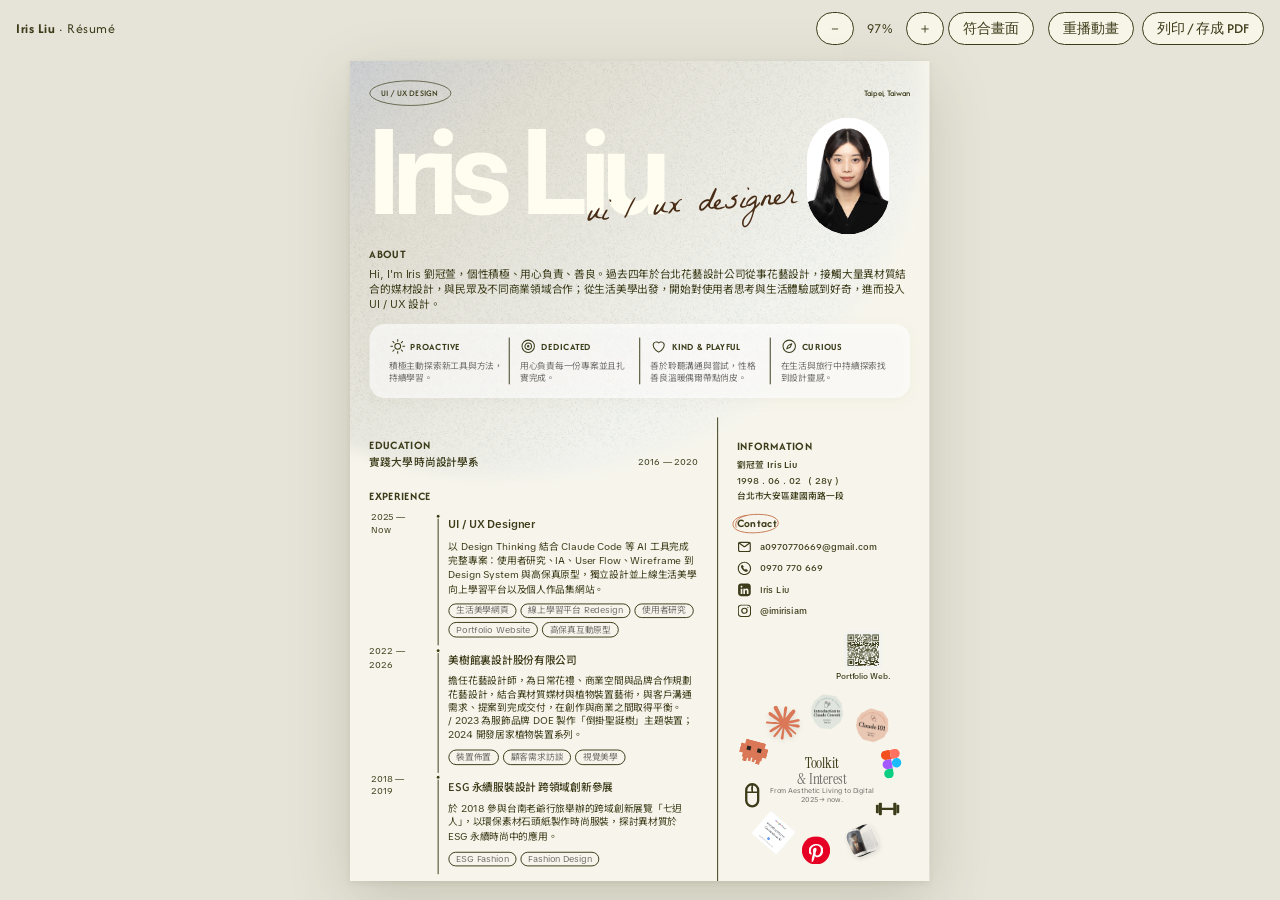
<file: resume/index.html>
<!doctype html>
<html lang="zh-Hant">
<head>
<meta charset="utf-8">
<meta name="viewport" content="width=device-width, initial-scale=1">
<title>Iris Liu · Résumé</title>
<link rel="preconnect" href="https://fonts.googleapis.com">
<link rel="preconnect" href="https://fonts.gstatic.com" crossorigin>
<link href="https://fonts.googleapis.com/css2?family=Afacad:wght@400;500;700&family=Instrument+Serif&family=Inter:wght@700&family=La+Belle+Aurore&family=Noto+Sans+TC:wght@400;500&family=TikTok+Sans:wght@400;500;600;700&display=swap" rel="stylesheet">
<style>
:root{
  --dark:#3C3C1A; --cream:#FFFDEF; --brown:#482C16; --grey:#706E6B; --paper:#F7F5EB; --terra:#C77B55;
  --sans:'TikTok Sans','Noto Sans TC',sans-serif; --tc:'Noto Sans TC','TikTok Sans',sans-serif;
  --ease:cubic-bezier(.2,.8,.2,1);
}
*{box-sizing:border-box;margin:0;padding:0}
html,body{background:#E6E4D8;color:var(--dark);-webkit-font-smoothing:antialiased}
body{min-height:100vh;font-family:var(--sans)}
a{color:inherit;text-decoration:none}

/* ---------- toolbar ---------- */
.bar{position:sticky;top:0;z-index:10;display:flex;align-items:center;justify-content:space-between;gap:12px;padding:12px 16px;font-family:'Afacad',sans-serif;font-size:14px;letter-spacing:.04em}
.bar b{font-weight:700}
.bar .btns{display:flex;gap:8px}
.bar button{font:inherit;font-weight:500;color:var(--dark);background:rgba(255,253,239,.7);border:1px solid var(--dark);border-radius:999px;padding:6px 14px;cursor:pointer;transition:background .2s,color .2s}
.bar button:hover{background:var(--dark);color:var(--cream)}
.bar .btns{align-items:center;flex-wrap:wrap;justify-content:flex-end}
.zoom{display:flex;align-items:center;gap:4px;margin-right:6px}
.zoom button{padding:6px 11px}
.zoom #zoomFit{padding:6px 14px}
#zoomVal{min-width:44px;text-align:center;font-variant-numeric:tabular-nums}

/* ---------- stage / A4 ---------- */
.stage{margin:4px auto 32px;position:relative}
.page{position:absolute;left:0;top:0;width:595px;height:842px;background:var(--paper);overflow:hidden;transform-origin:0 0;box-shadow:0 20px 60px rgba(60,60,26,.18),0 2px 6px rgba(60,60,26,.08)}
.abs{position:absolute}

.glow{left:-254px;top:-326px;width:845px;height:755px;display:flex;align-items:center;justify-content:center;pointer-events:none}
.glow .rot{position:relative;transform:rotate(-90deg);flex:none;width:755px;height:845px}
/* same as Figma "Glow · Sage Circle": linear gradient, layer blur 14, monotone noise 18% */
.glow .inner,.glow .noise{position:absolute;inset:0;border-radius:50%}
.glow .inner{background:linear-gradient(228.2deg,#A9B4C0 0%,#B7BECF 22%,#E0DDD2 50%,#F2F3EE 78%,rgba(242,243,238,0) 100%);filter:blur(7px)}
.glow .noise{background-size:128px 128px;
  -webkit-mask-image:radial-gradient(ellipse closest-side,#000 92%,transparent 100%),linear-gradient(228.2deg,#000 78%,transparent 100%);-webkit-mask-composite:source-in;
  mask-image:radial-gradient(ellipse closest-side,#000 92%,transparent 100%),linear-gradient(228.2deg,#000 78%,transparent 100%);mask-composite:intersect}

.main{left:0;top:0;width:595px;height:842px;display:flex;flex-direction:column;justify-content:center}
.top{display:flex;flex-direction:column;align-items:flex-end;gap:12px;padding:20px;width:100%}
.nav{display:flex;justify-content:space-between;align-items:center;width:100%}
.pill{position:relative;width:84px;height:26px}
.pill svg{position:absolute;inset:0;overflow:visible}
.pill span{position:absolute;left:12px;top:7px;font:500 9px/normal 'Afacad';letter-spacing:.36px;white-space:nowrap}
.loc{font:500 9px/26px 'Afacad';letter-spacing:-.2px;white-space:nowrap}

.hero{position:relative;width:100%;height:120px}
.name{left:0;top:0;font:700 120px/112px 'Inter';color:var(--cream);letter-spacing:-7.2px;white-space:nowrap}
.name span{display:inline-block}
.script{left:221px;top:67.09px;width:219.138px;height:52.783px;display:flex;align-items:center;justify-content:center}
.script p{transform:rotate(-5deg);font:32px/34px 'La Belle Aurore';color:var(--brown);white-space:nowrap}
.portrait{left:449px;top:0;width:85px;height:120px;border-radius:48px;overflow:hidden}
.portrait img{width:100%;height:100%;object-fit:cover;display:block;transition:transform .6s var(--ease)}
.portrait:hover img{transform:scale(1.06)}

.label{font:700 12px/normal 'Afacad';letter-spacing:.48px;white-space:nowrap}
.about{display:flex;flex-direction:column;gap:12px;width:100%}
.about .blk{display:flex;flex-direction:column;gap:6px}
.about p{font:400 11px/1.4 var(--sans)}

.card{height:76px;padding:12px 20px;border-radius:16px;background:rgba(255,255,255,.62);filter:drop-shadow(0 3px 7px rgba(71,43,23,.06));display:flex;align-items:center}
.vals{display:flex;flex:1;align-items:center}
.val{flex:1 0 0;display:flex;flex-direction:column;gap:4px;padding:0 10px;border-left:.5px solid var(--dark)}
.val:first-child{padding-left:0;border-left:0}
.val:last-child{padding-right:0}
.val .vh{display:flex;align-items:center;gap:4px}
.val:nth-child(1) p{width:123px}
.val:nth-child(2) p{width:114px}
/* column widths as Figma 105:352 (123.4 / 133.9 / 133.9 / 123.9) */
.val:nth-child(1){flex:0 0 123.4px}.val:nth-child(2),.val:nth-child(3){flex:0 0 133.9px}.val:nth-child(4){flex:0 0 123.9px}.val{min-width:0}
.val img{width:18px;height:18px}
.val h4{font:700 10px/normal 'Afacad';letter-spacing:.4px}
.val p{font:400 9px/13px var(--tc);color:var(--grey)}

.bottom{position:relative;width:100%;height:477px}
.left{left:0;top:0;width:377px;height:477px;padding:20px;display:flex;flex-direction:column;gap:20px}
.vline{position:absolute;right:0;top:0;width:.5px;height:100%;background:var(--dark);transform-origin:top}
.edu{display:flex;flex-direction:column;gap:4px;width:100%}
.row{display:flex;justify-content:space-between;align-items:flex-start;white-space:nowrap}
.school{font:500 11px/11px var(--tc)}
.date{font:400 9px/13.2px var(--sans)}
.exp{display:flex;flex-direction:column;gap:7px}
.entry{display:flex;gap:8px;align-items:flex-start}
.entry .when{width:60px;flex:none;display:flex;justify-content:center}
.entry .when .date{width:57px}
.marker{align-self:stretch;flex:none;display:flex;flex-direction:column;align-items:center;padding-top:2.5px}
.marker .dot{position:relative;width:5px;height:5px;border-radius:50%;background:var(--dark);border:.6px solid var(--cream);flex:none;transition:background .35s,border-color .35s,box-shadow .35s}
.marker .dot::after{content:"";position:absolute;inset:-3px;border-radius:50%;background:radial-gradient(circle,rgba(255,216,102,.55),rgba(255,216,102,0) 70%);opacity:0;transition:opacity .35s}
.entry:hover .marker .dot{background:#FFD866;border-color:#FFF9E3;box-shadow:0 0 4px 1.5px rgba(255,210,90,.9),0 0 10px 3px rgba(255,225,130,.45)}
.entry:hover .marker .dot::after{opacity:1;animation:halo 1.8s ease-in-out infinite}
.marker .ln{flex:1 0 0;width:.6px;background:var(--dark);transform-origin:top}
.body{flex:1;display:flex;flex-direction:column;gap:8px;padding:8px 0}
.title{font:600 11px/12.8px var(--sans);white-space:nowrap}
.title.tc{font:500 11px/12.8px var(--tc)}
.desc{font:400 10px/13.6px var(--tc)}
.desc .en{font-family:'TikTok Sans',sans-serif}
.tags{display:flex;flex-wrap:wrap;gap:4px}
.tag{border:.6px solid var(--dark);border-radius:10px;padding:1.5px 7px;font:400 9px/10.9px var(--sans);color:var(--grey);white-space:nowrap}

.right{left:377px;top:1px;width:218px;height:476px;display:flex;flex-direction:column}
.rtop{display:flex;flex-direction:column;gap:12px;padding:20px 20px 0}
.info{display:flex;flex-direction:column;gap:6px}
.lines{display:flex;flex-direction:column;gap:4px;font-size:9px;line-height:12px;letter-spacing:.18px}
.lines .tc{font-family:var(--tc);font-weight:500}
.lines .m{font-family:'TikTok Sans';font-weight:500;white-space:pre}
.lines .sb{font-family:'TikTok Sans';font-weight:600}
.contact{display:flex;flex-direction:column;gap:6px}
.chead{position:relative;width:124.5px;height:19.56px}
.chead .label{position:absolute;left:0;top:1.78px}
.chead svg{position:absolute;left:-5px;top:0;width:49px;height:20px;overflow:visible}
.crow{display:flex;gap:8px;align-items:center;font:500 9px/12px 'TikTok Sans';letter-spacing:.18px;white-space:nowrap;transition:transform .25s var(--ease)}
.crow.sb{font-weight:600}
a.crow:hover{transform:translateX(3px)}
.crow .ic{width:16px;height:16px;flex:none;position:relative}
.crow .ic img{position:absolute;inset:0;width:100%;height:100%}
.crow .ic.ig img{inset:1.4px;width:13.2px;height:13.2px}
.qrwrap{display:flex;justify-content:flex-end;padding:0 20px}
.qr{display:flex;flex-direction:column;gap:2px;align-items:center}
.qr .code{position:relative;width:40px;height:40px;overflow:hidden;transition:transform .4s var(--ease)}
.qr .code img{width:100%;height:100%;display:block}
.qr .code::after{content:"";position:absolute;left:0;right:0;height:6px;top:-8px;background:linear-gradient(180deg,transparent,rgba(185,204,198,.95),transparent);animation:scan 3.2s 3.6s ease-in-out infinite}
.qr:hover .code{transform:scale(1.5)}
.qr small{font:500 8px/10px 'TikTok Sans';white-space:nowrap}

.orbitArea{flex:1 0 0;display:flex;align-items:center;justify-content:center;padding:20px 0;min-height:0}
.orbit{position:relative;top:-2px;width:174.64px;height:178.73px}
.ring{position:absolute;inset:0}
.it{position:absolute;display:flex;align-items:center;justify-content:center;animation:float 6s ease-in-out infinite;animation-delay:var(--fd,0s)}
.orbit:hover .it{animation-play-state:paused}
.it .pop{display:block;transition:transform .35s var(--ease)}
.it a.pop{cursor:pointer}
.it:hover .pop{transform:scale(1.25)}
.it img{display:block}
.crop{position:relative;overflow:hidden}
.crop img{position:absolute;max-width:none}
.center{left:32.32px;top:65.36px;display:flex;flex-direction:column;align-items:center;white-space:nowrap;text-align:center}
.center .t1{font:15px/15px 'Instrument Serif'}
.center .t2{font:15px/16px 'Instrument Serif';color:var(--grey)}
.center .t3{font:400 7px/9.3px 'TikTok Sans';color:var(--grey)}

@keyframes float{0%,100%{transform:translateY(0) rotate(0)}50%{transform:translateY(-2.5px) rotate(2deg)}}
@keyframes scan{0%{top:-8px}50%{top:42px}100%{top:42px}}
@keyframes halo{0%,100%{transform:scale(1)}50%{transform:scale(1.5)}}

/* ---------- entrance motion ---------- */
.a{opacity:0}
.play .a{animation:up .9s var(--ease) both;animation-delay:var(--d,0s)}
.play .a.fade{animation-name:fade}
.play .a.pop2{animation-name:pop;animation-duration:.7s}
.name span{opacity:0}
.play .name span{animation:letter 1s var(--ease) both;animation-delay:var(--d)}
.script p{clip-path:inset(-30% 100% -60% -5%)}
.play .script p{animation:write 1.6s cubic-bezier(.45,.05,.3,1) 1s both}
.portrait{clip-path:inset(100% 0 0 0 round 48px)}
.play .portrait{animation:reveal 1.1s var(--ease) .45s both}
.play .portrait img{animation:zoom 1.6s var(--ease) .45s both}
.draw{stroke-dasharray:1;stroke-dashoffset:1}
.play .draw{animation:draw 1.2s ease-in-out both;animation-delay:var(--d)}
.vline,.marker .ln{transform:scaleY(0)}
.play .vline,.play .marker .ln{animation:grow 1.2s var(--ease) both;animation-delay:var(--d)}
.marker .dot{transform:scale(0)}
.play .marker .dot{animation:dot .5s var(--ease) both;animation-delay:var(--d)}

@keyframes up{from{opacity:0;transform:translateY(10px)}to{opacity:1;transform:none}}
@keyframes fade{from{opacity:0}to{opacity:1}}
@keyframes pop{0%{opacity:0;transform:scale(.3)}70%{opacity:1;transform:scale(1.12)}100%{opacity:1;transform:scale(1)}}
@keyframes letter{from{opacity:0;transform:translateY(46px);filter:blur(8px)}to{opacity:1;transform:none;filter:blur(0)}}
@keyframes write{to{clip-path:inset(-30% -10% -60% -5%)}}
@keyframes reveal{to{clip-path:inset(0 0 0 0 round 48px)}}
@keyframes zoom{from{transform:scale(1.25)}to{transform:scale(1)}}
@keyframes draw{to{stroke-dashoffset:0}}
@keyframes grow{to{transform:scaleY(1)}}
@keyframes dot{0%{transform:scale(0)}70%{transform:scale(1.6)}100%{transform:scale(1)}}

@media (prefers-reduced-motion:reduce){
  .a,.name span{opacity:1!important;animation:none!important}
  .script p,.portrait{clip-path:none!important;animation:none!important}
  .draw{stroke-dashoffset:0!important;animation:none!important}
  .vline,.marker .ln,.marker .dot{transform:none!important;animation:none!important}
  .it,.qr .code::after{animation:none!important}
}

/* ---------- print: plain A4 ---------- */
@page{size:A4;margin:0}
@media print{
  html,body{background:none}
  .bar{display:none}
  .stage{margin:0;width:595px!important;height:842px!important}
  .page{transform:none!important;box-shadow:none;width:210mm;height:297mm;zoom:1}
  *{-webkit-print-color-adjust:exact;print-color-adjust:exact}
  .a,.name span{opacity:1!important;animation:none!important;transform:none!important;filter:none!important}
  .script p,.portrait{clip-path:none!important;animation:none!important}
  .draw{stroke-dashoffset:0!important;animation:none!important}
  .vline,.marker .ln,.marker .dot{transform:none!important;animation:none!important}
  .it{animation:none!important}
  .qr .code::after{display:none}
}
</style>
</head>
<body>
<div class="bar">
  <div><b>Iris Liu</b> · Résumé</div>
  <div class="btns">
    <div class="zoom"><button id="zoomOut" aria-label="縮小">－</button><span id="zoomVal">100%</span><button id="zoomIn" aria-label="放大">＋</button><button id="zoomFit">符合畫面</button></div>
    <button id="replay">重播動畫</button><button id="print">列印 / 存成 PDF</button>
  </div>
</div>

<div class="stage" id="stage">
<div class="page" id="page">
  <div class="abs glow"><div class="rot"><div class="inner"></div><div class="noise"></div></div></div>

  <div class="abs main">
    <div class="top">
      <div class="nav">
        <div class="pill">
          <svg viewBox="0 0 84 26"><ellipse class="draw" style="--d:.2s" pathLength="1" cx="42" cy="13" rx="41.65" ry="12.65" fill="none" stroke="#3C3C1A" stroke-width=".7"/></svg>
          <span class="a fade" style="--d:.5s">UI / UX DESIGN</span>
        </div>
        <div class="loc a fade" style="--d:.6s">Taipei, Taiwan</div>
      </div>

      <div class="hero">
        <div class="abs name" id="name">Iris Liu</div>
        <div class="abs script"><p>ui / ux designer</p></div>
        <div class="abs portrait"><img src="assets/portrait.jpg" alt="Iris Liu 劉冠萱"></div>
      </div>

      <div class="about">
        <div class="blk">
          <div class="label scr a fade" style="--d:1.2s">ABOUT</div>
          <p class="a" style="--d:1.3s">Hi, I'm Iris 劉冠萱，個性積極、用心負責、善良。過去四年於台北花藝設計公司從事花藝設計，接觸大量異材質結合的媒材設計，與民眾及不同商業領域合作；從生活美學出發，開始對使用者思考與生活體驗感到好奇，進而投入 UI / UX 設計。</p>
        </div>
        <div class="card a" style="--d:1.5s">
          <div class="vals">
            <div class="val a" style="--d:1.6s"><div class="vh"><img src="assets/icon-sun.svg" alt=""><h4>PROACTIVE</h4></div><p>積極主動探索新工具與方法，持續學習。</p></div>
            <div class="val a" style="--d:1.7s"><div class="vh"><img src="assets/icon-target.svg" alt=""><h4>DEDICATED</h4></div><p>用心負責每一份專案並且扎實完成。</p></div>
            <div class="val a" style="--d:1.8s"><div class="vh"><img src="assets/icon-heart.svg" alt=""><h4>KIND &amp; PLAYFUL</h4></div><p>善於聆聽溝通與嘗試，性格善良溫暖偶爾帶點俏皮。</p></div>
            <div class="val a" style="--d:1.9s"><div class="vh"><img src="assets/icon-compass.svg" alt=""><h4>CURIOUS</h4></div><p>在生活與旅行中持續探索找到設計靈感。</p></div>
          </div>
        </div>
      </div>
    </div>

    <div class="bottom">
      <div class="abs left">
        <div class="vline" style="--d:1.9s"></div>
        <div class="edu">
          <div class="label scr a fade" style="--d:2s">EDUCATION</div>
          <div class="row a" style="--d:2.05s"><span class="school">實踐大學 時尚設計學系</span><span class="date">2016 — 2020</span></div>
        </div>
        <div class="exp">
          <div class="label scr a fade" style="--d:2.15s">EXPERIENCE</div>
          <div>
            <div class="entry">
              <div class="when a fade" style="--d:2.25s"><span class="date">2025 — Now</span></div>
              <div class="marker"><span class="dot" style="--d:2.25s"></span><span class="ln" style="--d:2.3s"></span></div>
              <div class="body" style="flex:none;width:256px">
                <div class="title a" style="--d:2.3s">UI / UX Designer</div>
                <p class="desc a" style="--d:2.38s">以<span class="en"> Design Thinking </span>結合<span class="en"> Claude Code </span>等<span class="en"> AI </span>工具完成完整專案：使用者研究、<span class="en">IA</span>、<span class="en">User Flow</span>、<span class="en">Wireframe </span>到<span class="en"> Design System </span>與高保真原型，獨立設計並上線生活美學向上學習平台以及個人作品集網站。</p>
                <div class="tags" style="width:255px">
                  <span class="tag a pop2" style="--d:2.5s">生活美學網頁</span><span class="tag a pop2" style="--d:2.55s">線上學習平台 Redesign</span><span class="tag a pop2" style="--d:2.6s">使用者研究</span><span class="tag a pop2" style="--d:2.65s">Portfolio Website</span><span class="tag a pop2" style="--d:2.7s">高保真互動原型</span>
                </div>
              </div>
            </div>
            <div class="entry">
              <div class="when a fade" style="--d:2.55s"><span class="date" style="width:61px">2022 — 2026</span></div>
              <div class="marker"><span class="dot" style="--d:2.55s"></span><span class="ln" style="--d:2.6s"></span></div>
              <div class="body">
                <div class="title tc a" style="--d:2.6s">美樹館裏設計股份有限公司</div>
                <div class="desc a" style="--d:2.68s"><p>擔任花藝設計師，為日常花禮、商業空間與品牌合作規劃花藝設計，結合異材質媒材與植物裝置藝術，與客戶溝通需求、提案到完成交付，在創作與商業之間取得平衡。</p><p><span class="en">/ 2023 </span>為服飾品牌<span class="en"> DOE </span>製作「倒掛聖誕樹」主題裝置；<span class="en">2024 </span>開發居家植物裝置系列。</p></div>
                <div class="tags"><span class="tag a pop2" style="--d:2.8s">裝置佈置</span><span class="tag a pop2" style="--d:2.85s">顧客需求訪談</span><span class="tag a pop2" style="--d:2.9s">視覺美學</span></div>
              </div>
            </div>
            <div class="entry">
              <div class="when a fade" style="--d:2.85s"><span class="date">2018 — 2019</span></div>
              <div class="marker"><span class="dot" style="--d:2.85s"></span><span class="ln" style="--d:2.9s"></span></div>
              <div class="body">
                <div class="title tc a" style="--d:2.9s">ESG 永續服裝設計 跨領域創新參展</div>
                <p class="desc a" style="--d:2.98s">於<span class="en"> 2018 </span>參與台南老爺行旅舉辦的跨域創新展覽「七迌人」，以環保素材石頭紙製作時尚服裝，探討異材質於<span class="en"> ESG </span>永續時尚中的應用。</p>
                <div class="tags"><span class="tag a pop2" style="--d:3.1s">ESG Fashion</span><span class="tag a pop2" style="--d:3.15s">Fashion Design</span></div>
              </div>
            </div>
          </div>
        </div>
      </div>

      <div class="abs right">
        <div class="rtop">
          <div class="info">
            <div class="label scr a fade" style="--d:2.1s">INFORMATION</div>
            <div class="lines a" style="--d:2.2s">
              <div><span class="tc">劉冠萱</span> <span class="sb">Iris Liu</span></div>
              <div class="m">1998 . 06 . 02  ( 28y )</div>
              <div class="tc">台北市大安區建國南路一段</div>
            </div>
          </div>
          <div class="contact">
            <div class="chead">
              <div class="label a fade" style="--d:2.35s">Contact</div>
              <svg viewBox="0 0 50.0613 21.0609"><path class="draw" style="--d:2.45s" pathLength="1" d="M3.95768 14.4981C2.00168 9.10958 5.16382 4.0826 14.712 1.80399M14.712 1.80399C17.0232 1.25245 19.7085 0.86193 22.7859 0.666285C38.5774 -0.22609 48.9025 3.34341 49.5099 9.47849C50.1173 16.1713 37.3626 20.2985 22.1786 20.5216C8.20922 20.7447 0.00981623 16.729 0.556443 10.7055C1.03837 5.6162 7.49525 2.72159 14.712 1.80399ZM14.712 1.80399C14.7714 1.79644 14.8308 1.78903 14.8902 1.78175" fill="none" stroke="#C77B55" stroke-width="1.06" stroke-linecap="round"/></svg>
            </div>
            <a class="crow a" style="--d:2.55s" href="mailto:a0970770669@gmail.com"><span class="ic"><img src="assets/mail.svg" alt=""></span>a0970770669@gmail.com</a>
            <a class="crow a" style="--d:2.62s" href="tel:0970770669"><span class="ic"><img src="assets/phone.svg" alt=""></span>0970 770 669</a>
            <a class="crow a" style="--d:2.69s" href="https://tw.linkedin.com/in/iris-liu-b192a8406" target="_blank" rel="noopener"><span class="ic"><img src="assets/linkedin.svg" alt=""></span>Iris Liu</a>
            <a class="crow a" style="--d:2.76s" href="https://www.instagram.com/imirisiam/" target="_blank" rel="noopener"><span class="ic ig"><img src="assets/instagram.svg" alt=""></span>@imirisiam</a>
          </div>
          <div class="qrwrap">
            <a class="qr a pop2" style="--d:2.9s" href="https://iris-portfolio-personal-web.vercel.app" target="_blank" rel="noopener">
              <span class="code"><img src="assets/qr.svg" alt="作品集網站 QR code"></span><small>Portfolio Web.</small>
            </a>
          </div>
        </div>

        <div class="orbitArea">
          <div class="orbit">
            <div class="abs center a fade" style="--d:3s"><div class="t1">Toolkit</div><div class="t2">&amp; Interest</div><div class="t3">From Aesthetic Living to Digital<br>2025 → now.</div></div>
            <div class="ring">
              <div class="it" style="left:28px;top:13px;width:35px;height:35px"><div class="pop a pop2" style="--d:3.05s;filter:drop-shadow(0 2px 2.5px rgba(0,0,0,.12))"><img src="assets/claude-starburst.svg" width="35" height="35" alt=""></div></div>
              <div class="it" style="left:73.32px;top:.36px;width:36px;height:38px"><a class="pop a pop2" style="--d:3.12s" href="https://academy.claude.com/verify/874959fe199506000a479cead46508bc?trk=public_profile_see-credential" target="_blank" rel="noopener" title="Introduction to Claude Cowork · 證書"><div class="crop" style="width:36px;height:38px"><img src="assets/img3314.png" style="height:111.49%;left:-33.09%;top:-4.73%;width:166.19%" alt="Introduction to Claude Cowork 證書"></div></a></div>
              <div class="it" style="left:117.54px;top:11.36px;width:40.982px;height:42.521px"><a class="pop a pop2" style="--d:3.19s" href="https://academy.claude.com/verify/b2e3079a82af97ed09512054d3e5a33d?trk=public_profile_see-credential" target="_blank" rel="noopener" title="Claude 101 · 證書"><div class="crop" style="width:35.202px;height:37.088px;transform:rotate(9.77deg)"><img src="assets/img3316.png" style="height:124.1%;left:-39.03%;top:-12.05%;width:178.07%" alt="Claude 101 證書"></div></a></div>
              <div class="it" style="left:141.04px;top:56.55px;width:33.595px;height:33.595px"><div class="pop a pop2" style="--d:3.26s"><img src="assets/figma.svg" width="29" height="29" style="transform:rotate(-10deg)" alt=""></div></div>
              <div class="it" style="left:139.63px;top:105.71px;width:28px;height:28px"><div class="pop a pop2" style="--d:3.33s"><img src="assets/dumbbell.svg" width="28" height="28" alt=""></div></div>
              <div class="it" style="left:108.32px;top:132.36px;width:38.288px;height:38.288px"><div class="pop a pop2" style="--d:3.4s"><div class="crop" style="width:29px;height:29px;border-radius:8px;box-shadow:0 2px 6px rgba(0,0,0,.12);transform:rotate(-24deg)"><img src="assets/photo4.jpg" style="height:177.87%;left:-3.28%;top:-49.24%;width:100%" alt=""></div></div></div>
              <div class="it" style="left:65.16px;top:147.78px;width:29px;height:29px"><div class="pop a pop2" style="--d:3.47s"><div class="crop" style="width:29px;height:29px"><img src="assets/pinterest-bg.svg" style="inset:0;width:100%;height:100%" alt=""><img src="assets/pinterest.svg" style="left:25.88%;top:25.26%;width:50.89%;height:65.84%" alt=""></div></div></div>
              <div class="it" style="left:13.32px;top:121.36px;width:45.707px;height:45.387px"><a class="pop a pop2" style="--d:3.54s" href="https://www.skills.google/public_profiles/9a8b259b-dbf2-4c58-b58a-469ea7f74027/badges/27562091?locale=zh_TW&amp;trk=public_profile_see-credential" target="_blank" rel="noopener" title="Introduction to Generative AI · Google 證書"><div class="crop" style="width:33.849px;height:30.734px;transform:rotate(40.84deg);background:#fff;border-radius:2px"><img src="assets/img3317.png" style="height:100%;left:-14.95%;top:0;width:129.9%" alt="Introduction to Generative AI 證書"></div></a></div>
              <div class="it" style="left:0;top:91.1px;width:28px;height:28px"><div class="pop a pop2" style="--d:3.61s"><img src="assets/mouse.svg" width="28" height="28" alt=""></div></div>
              <div class="it" style="left:-1.54px;top:42.54px;width:35.518px;height:35.518px"><div class="pop a pop2" style="--d:3.68s"><div class="crop" style="width:29px;height:29px;transform:rotate(15deg)"><img src="assets/claude-mascot.svg" style="left:0;top:12.34%;width:99.34%;height:80.41%" alt=""></div></div></div>
            </div>
          </div>
        </div>
      </div>
    </div>
  </div>
</div>
</div>

<script>
(() => {
  const page = document.getElementById('page'), stage = document.getElementById('stage');
  // split name into letters
  const name = document.getElementById('name');
  name.innerHTML = [...name.textContent].map((c, i) => `<span style="--d:${(0.3 + i * 0.07).toFixed(2)}s">${c === ' ' ? '&nbsp;' : c}</span>`).join('');

  // orbit items stay on their Figma spots and float gently, each a little out of step
  document.querySelectorAll('.ring .it').forEach((it, i) => it.style.setProperty('--fd', (-i * 0.7) + 's'));

  // glow noise, like Figma's monotone noise (size .6, 18% of rgb(51,64,59))
  (() => {
    const c = document.createElement('canvas'); c.width = c.height = 256;
    const x = c.getContext('2d'), d = x.createImageData(256, 256);
    for (let i = 0; i < d.data.length; i += 4) {
      if (Math.random() < 0.07) { d.data[i] = 51; d.data[i + 1] = 64; d.data[i + 2] = 59; d.data[i + 3] = 46; }
    }
    x.putImageData(d, 0, 0);
    document.querySelector('.glow .noise').style.backgroundImage = `url(${c.toDataURL()})`;
  })();

  // fit A4 to window, plus zoom
  const zoomOut = document.getElementById('zoomOut'), zoomIn = document.getElementById('zoomIn'), zoomFit = document.getElementById('zoomFit'), zoomVal = document.getElementById('zoomVal');
  let zoom = null; // null = fit to window
  const fitScale = () => Math.max(0.4, Math.min((innerWidth - 32) / 595, (innerHeight - 80) / 842, 2));
  function fit() {
    const s = zoom ?? fitScale();
    page.style.transform = `scale(${s})`;
    stage.style.width = 595 * s + 'px'; stage.style.height = 842 * s + 'px';
    zoomVal.textContent = Math.round(s * 100) + '%';
  }
  function setZoom(s, cx, cy) {
    const old = zoom ?? fitScale();
    s = Math.min(4, Math.max(0.4, s));
    // keep the point under the cursor (or the screen centre) in place
    const r = stage.getBoundingClientRect();
    const px = (cx ?? innerWidth / 2) - r.left, py = (cy ?? innerHeight / 2) - r.top;
    zoom = s; fit();
    const k = s / old;
    scrollBy(px * k - px - (stage.getBoundingClientRect().left - r.left), py * k - py - (stage.getBoundingClientRect().top - r.top));
  }
  zoomIn.onclick = () => setZoom((zoom ?? fitScale()) * 1.25);
  zoomOut.onclick = () => setZoom((zoom ?? fitScale()) / 1.25);
  zoomFit.onclick = () => { zoom = null; fit(); scrollTo(0, 0); };
  addEventListener('wheel', e => {
    if (!e.ctrlKey && !e.metaKey) return; // pinch on trackpad, or ctrl/⌘ + scroll
    e.preventDefault();
    setZoom((zoom ?? fitScale()) * Math.exp(-e.deltaY * 0.01), e.clientX, e.clientY);
  }, { passive: false });
  addEventListener('keydown', e => {
    if (!(e.ctrlKey || e.metaKey)) return;
    if (e.key === '=' || e.key === '+') { e.preventDefault(); zoomIn.onclick(); }
    else if (e.key === '-') { e.preventDefault(); zoomOut.onclick(); }
    else if (e.key === '0') { e.preventDefault(); zoomFit.onclick(); }
  });
  addEventListener('resize', fit); fit();

  // scramble labels
  const glyphs = 'ABCDEFGHIJKLMNOPQRSTUVWXYZ0123456789/#_<>';
  function scramble(el) {
    const final = el.dataset.t || (el.dataset.t = el.textContent);
    const delay = parseFloat(getComputedStyle(el).getPropertyValue('--d')) * 1000 || 0;
    clearInterval(el._t); clearTimeout(el._w);
    el._w = setTimeout(() => {
      let f = 0; const total = 14;
      el._t = setInterval(() => {
        f++;
        el.textContent = [...final].map((c, i) => (c === ' ' || i < (f / total) * final.length) ? c : glyphs[Math.random() * glyphs.length | 0]).join('');
        if (f >= total) { clearInterval(el._t); el.textContent = final; }
      }, 40);
    }, delay);
  }

  function play() {
    document.body.classList.remove('play'); void document.body.offsetWidth;
    document.body.classList.add('play');
    document.querySelectorAll('.scr').forEach(scramble);
  }
  if (document.fonts && document.fonts.ready) document.fonts.ready.then(play); else play();
  document.getElementById('replay').onclick = play;
  document.getElementById('print').onclick = () => print();

})();
</script>
</body>
</html>
</file>
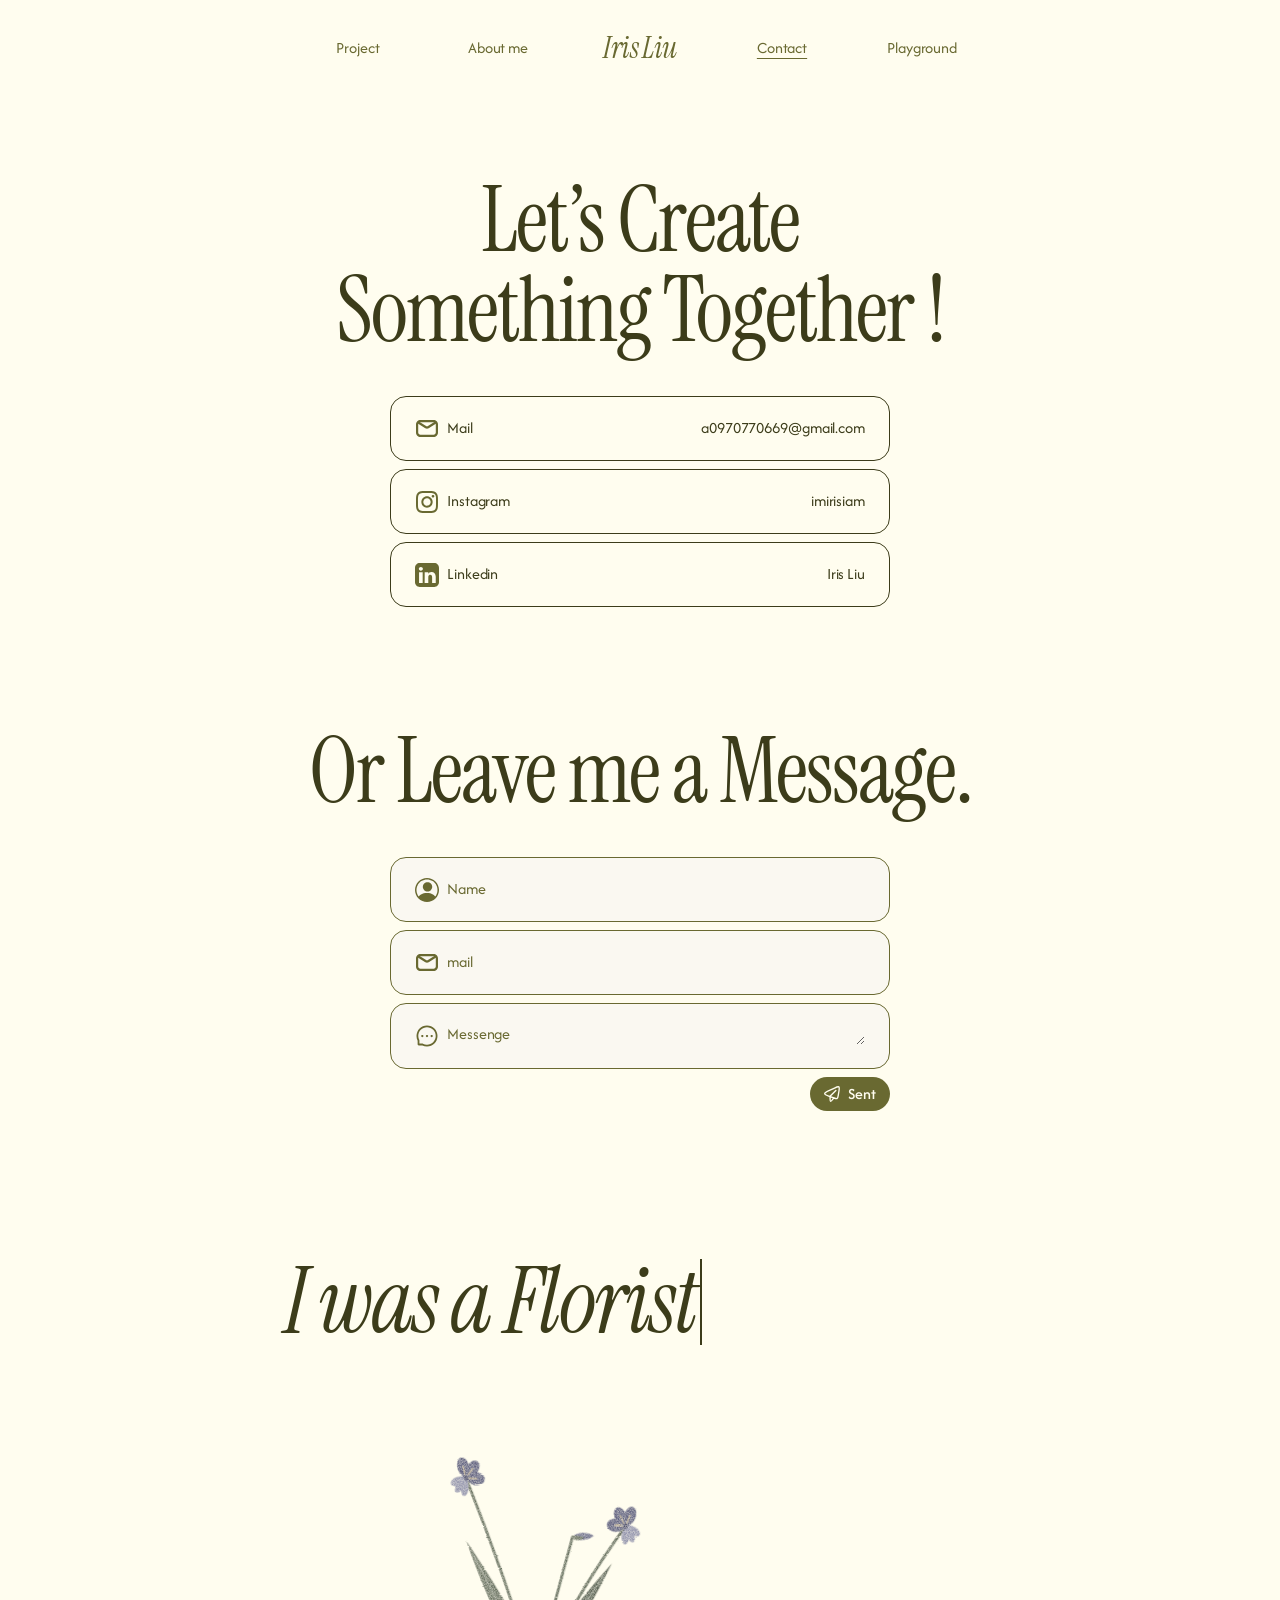
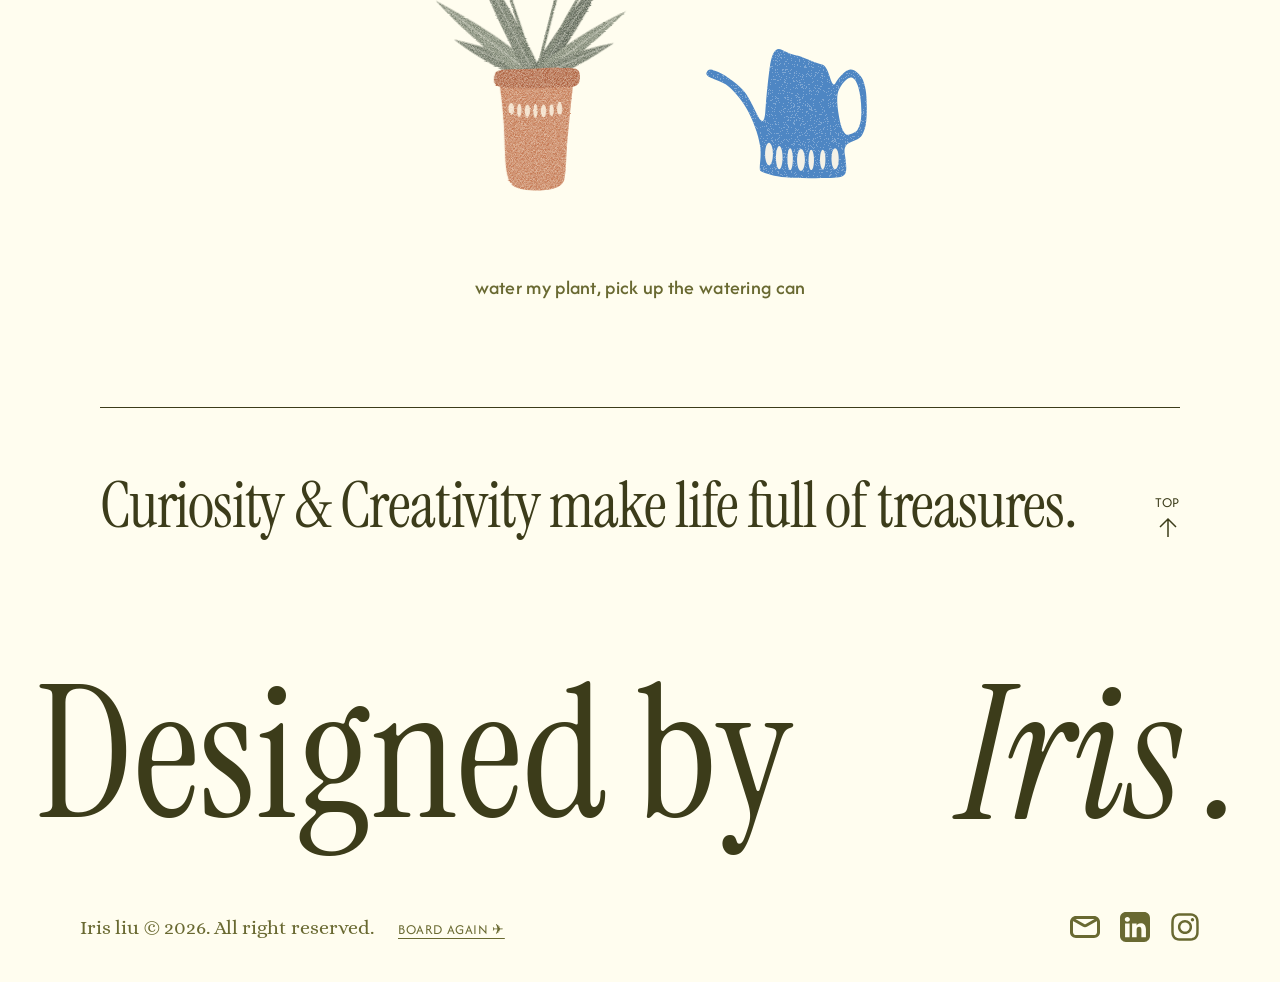
<file: contact.html>
<!doctype html>
<html lang="zh-Hant">
<head>
<meta charset="utf-8">
<meta name="viewport" content="width=device-width, initial-scale=1">
<title>Contact — Iris Liu</title>
<link rel="preconnect" href="https://fonts.googleapis.com">
<link href="https://fonts.googleapis.com/css2?family=Afacad:wght@400;500;700&family=Alice&family=Instrument+Serif:ital@0;1&display=swap" rel="stylesheet">
<link rel="stylesheet" href="css/site.css?v=20261112b">
<style>
.form{display:flex;flex-direction:column;align-items:flex-end;gap:8px;padding:40px 0;width:500px;max-width:calc(100vw - 32px)}
.field{display:flex;align-items:center;gap:8px;width:100%;min-height:65px;padding:0 24px;background:var(--cream-2);border:1px solid var(--olive);border-radius:16px;transition:box-shadow .2s}
.field:focus-within{box-shadow:0 0 0 3px rgba(105,105,49,.15)}
.field.area{align-items:flex-start;padding-top:20px;padding-bottom:20px}
.field img{width:24px;height:24px;flex:none}
.field img.mail{width:22px;height:16.5px;margin:0 1px}
.field input,.field textarea{flex:1;border:0;outline:0;background:none;color:var(--dark);font-size:16px;line-height:20.8px;letter-spacing:-.1px}
.field textarea{resize:vertical;min-height:21px;height:21px;max-height:220px}
.field ::placeholder{color:var(--olive);opacity:1}
.form .pill{margin-top:0}
.form .pill img{width:16px;height:16px}
.form .note{align-self:center;font-size:14px;min-height:18px;color:var(--olive)}
.tw-wrap{padding:40px 0 20px}
</style>
</head>
<body>
<div data-part="nav" data-active="contact.html"></div>

<main style="padding-top:40px">
  <div data-part="cta"></div>

  <section class="cta reveal">
    <h2 class="display center" style="color:var(--dark)">Or Leave me a Message.</h2>
    <form class="form" id="form">
      <label class="field"><img src="img/icons/person.svg" alt=""><input name="name" placeholder="Name" autocomplete="name" required></label>
      <label class="field"><img class="mail" src="img/icons/mail-sm.svg" alt=""><input name="email" type="email" placeholder="mail" autocomplete="email" required></label>
      <label class="field area"><img src="img/icons/message.svg" alt=""><textarea name="message" placeholder="Messenge" rows="1" required></textarea></label>
      <button class="pill" type="submit"><img src="img/icons/sent.svg" alt="">Sent</button>
      <p class="note" id="note"></p>
    </form>
  </section>

  <section class="tw-wrap"><div class="tw-line"><span data-typewriter='["I was a Florist","Now..I gonna be a Designer"]'></span></div></section>

  <section style="padding:20px 0"><div data-part="plant"></div></section>
</main>
<div data-part="connect"></div>
<div data-part="footer"></div>
<script src="js/site.js?v=20261112b"></script>
<script>
// Demo: there is no server yet, so the form opens the visitor's mail app with the message filled in.
const form = document.getElementById('form');
form.querySelector('textarea').addEventListener('input', e => { e.target.style.height = 'auto'; e.target.style.height = e.target.scrollHeight + 'px'; });
form.addEventListener('submit', e => {
  e.preventDefault();
  const d = new FormData(form);
  const body = `${d.get('message')}\n\n— ${d.get('name')} (${d.get('email')})`;
  location.href = `mailto:${SITE.mail}?subject=${encodeURIComponent('Hello from ' + d.get('name'))}&body=${encodeURIComponent(body)}`;
  document.getElementById('note').textContent = 'Thank you! Your mail app should open now.';
});
</script>
</body>
</html>
</file>
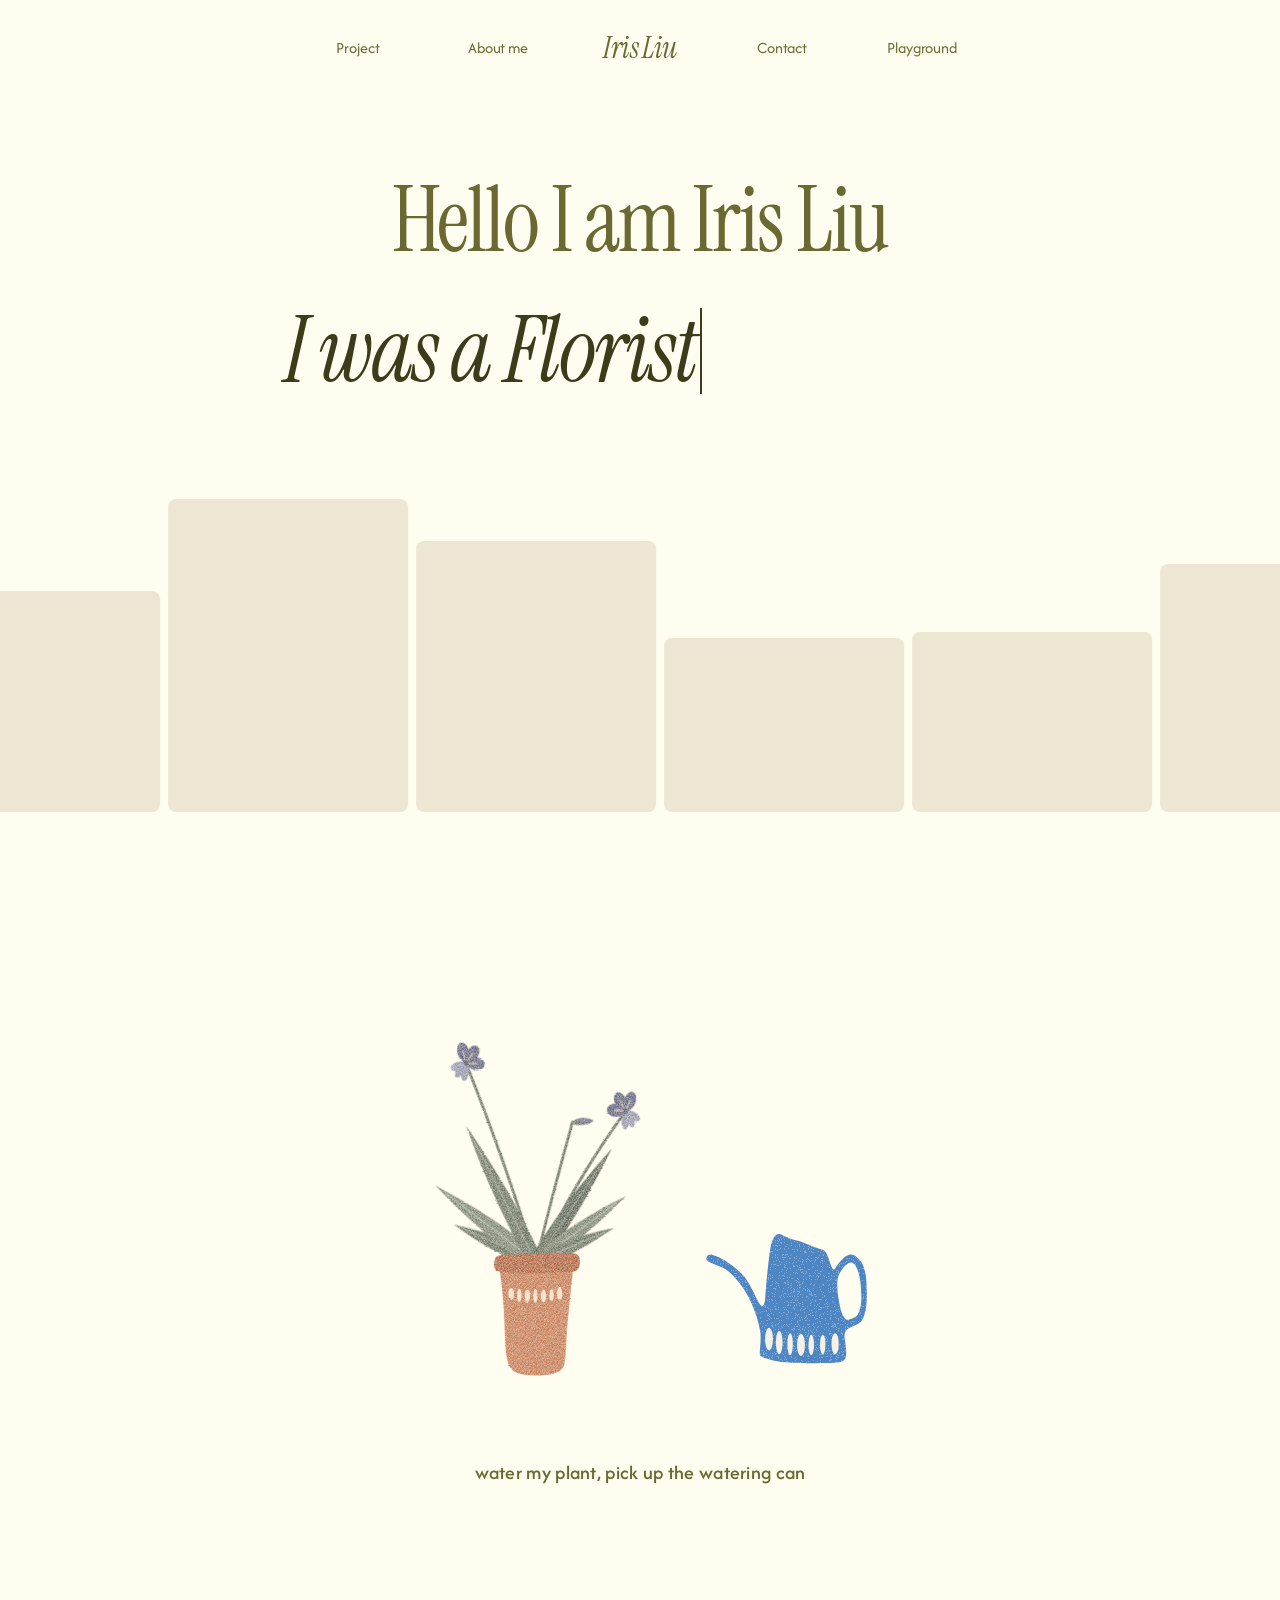
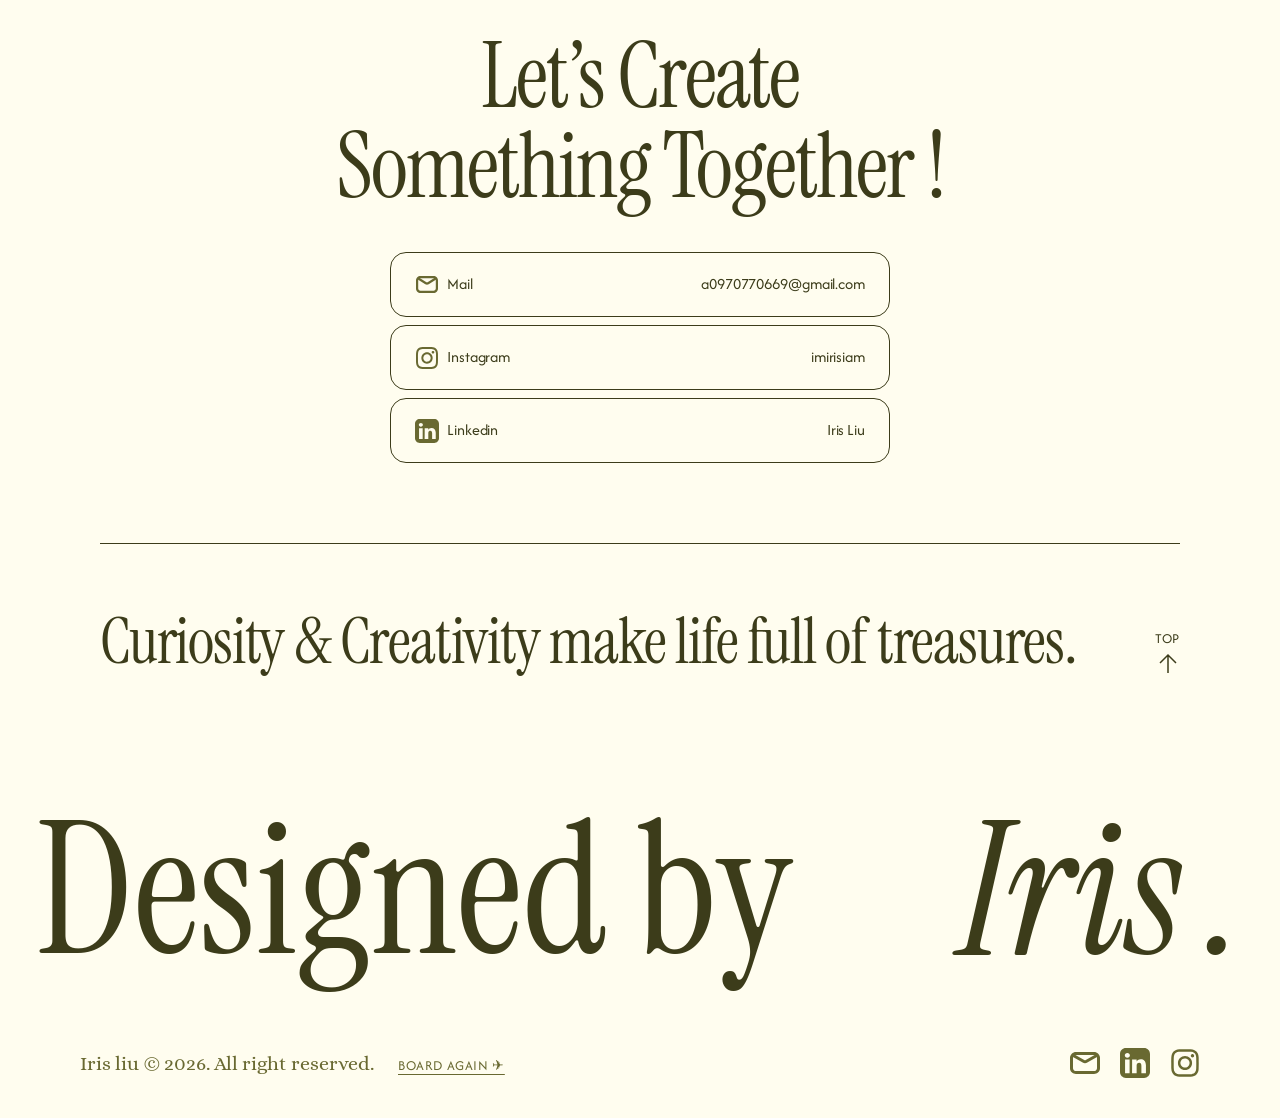
<file: home.html>
<!doctype html>
<html lang="zh-Hant">
<head>
<meta charset="utf-8">
<meta name="viewport" content="width=device-width, initial-scale=1">
<title>Iris Liu — Portfolio</title>
<link rel="preconnect" href="https://fonts.googleapis.com">
<link href="https://fonts.googleapis.com/css2?family=Afacad:wght@400;500;700&family=Alice&family=Instrument+Serif:ital@0;1&display=swap" rel="stylesheet">
<link rel="stylesheet" href="css/site.css?v=20261112b">
<style>
.hero{padding:80px 0;display:flex;flex-direction:column;gap:40px}
.hero h1{color:var(--olive)}
/* Photo marquee (Figma Frame 328). Each photo is a 240px-wide box whose rounded background IS the photo,
   so all four 8px corners are always drawn - no child image that a browser could fail to clip. */
.reel{padding:40px 0;overflow:hidden;display:flex;align-items:flex-end}
.reel-track{display:flex;gap:8px;align-items:flex-end;width:max-content;will-change:transform}
.reel-track span{flex:none;width:240px;height:calc(var(--h) * 1px);border-radius:8px;background:#EDE6D3 var(--img) center/cover no-repeat}
@media (max-width:640px){.reel-track span{width:160px;height:calc(var(--h) * .6667px)}}

</style>
</head>
<body>
<div data-part="nav" data-active="home.html"></div>

<main>
  <section class="hero">
    <h1 class="display center">Hello I am Iris Liu</h1>
    <div class="tw-line"><span data-typewriter='["I was a Florist","Now..I gonna be a Designer"]'></span></div>
    <div class="reel" aria-hidden="true"><div class="reel-track" id="track"></div></div>
  </section>

  <section style="padding:40px 0 20px"><div data-part="plant"></div></section>

  <div data-part="cta"></div>
</main>
<div data-part="connect"></div>
<div data-part="footer"></div>

<script src="js/site.js?v=20261112b"></script>
<script>
// Landing photos - Figma "Frame 328", in that order. Files are pre-cropped to the Figma crops at 2x.
const H = [221,313,271,174,180,248,336,289,318,180,216,252,180,266];
const track = document.getElementById('track');
// h12 was re-exported from Figma (the R2 copy was squashed), so it is served from this site instead of R2
const LOCAL = new Set([12]);
const src = n => LOCAL.has(n) ? `img/hero-crop/h${n}.jpg` : mediaURL(`img/hero-crop/h${n}.jpg`);
const set = H.map((h, i) => `<span style="--h:${h};--img:url(${src(i + 1)})"></span>`).join('');
track.innerHTML = set + set;                       // two copies so the loop is seamless
// Photos enter from the right and drift left at a steady, slow speed.
const SPEED = 40;                                  // px per second
let x = 0, last = performance.now();
function step(now) {
  const half = track.scrollWidth / 2;
  x = (x + SPEED * Math.min(64, now - last) / 1000) % half; last = now;
  track.style.transform = `translate3d(${-x}px,0,0)`;
  requestAnimationFrame(step);
}
requestAnimationFrame(step);
</script>
</body>
</html>
</file>
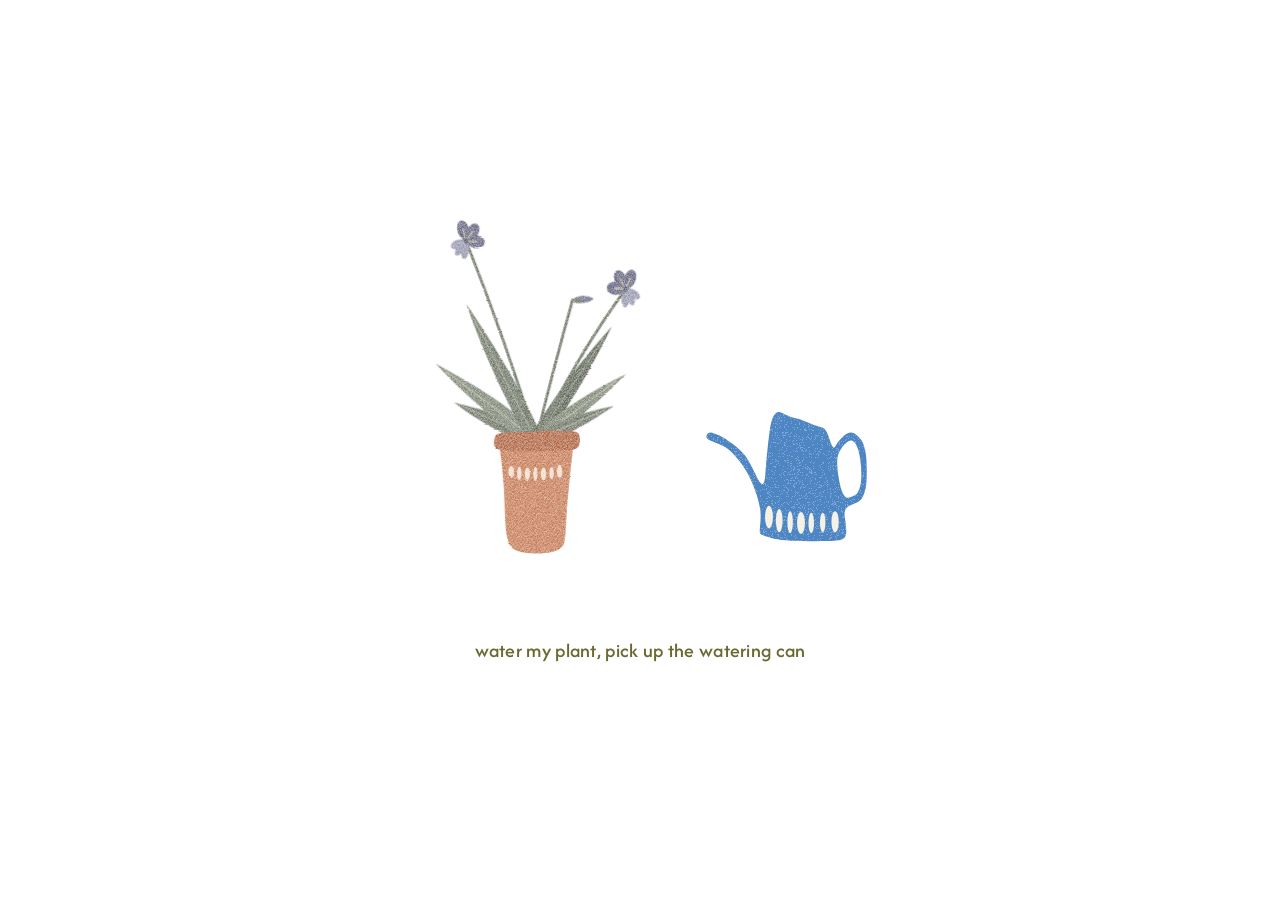
<file: plant.html>
<!doctype html>
<html lang="en">
<head>
<meta charset="utf-8">
<meta name="viewport" content="width=device-width, initial-scale=1">
<title>Water my plant</title>
<link rel="preconnect" href="https://fonts.googleapis.com">
<link href="https://fonts.googleapis.com/css2?family=Afacad:wght@400;500&family=Instrument+Serif:ital@0;1&display=swap" rel="stylesheet">
<style>
:root{--cream:#FFFDEF;--olive:#696931;--dark:#3C3C1A}
*{box-sizing:border-box;margin:0}
/* Sizes from Figma "Frame 329" (63:4481): 605 x 447 stage, Potted Iris 248 x 321 at (0,0),
   Watering Can vector 163 x 134 at (442,261), hint 20px Afacad Medium, gap 32, padding 80. */
html,body{height:100%}
body{background:transparent;color:var(--olive);font:400 16px/1.3 Afacad,sans-serif;overflow:hidden;-webkit-user-select:none;user-select:none;
  display:flex;flex-direction:column;align-items:center;justify-content:center;gap:calc(80px * var(--k,1))}
.scene{position:relative;width:calc(456px * var(--k,1));height:calc(321px * var(--k,1));flex:none}
.plant{position:absolute;left:0;top:0;width:calc(248px * var(--k,1));height:calc(321px * var(--k,1))}
.plant svg{width:100%;height:100%;overflow:visible;transition:filter .3s}
.can{position:absolute;width:calc(163px * var(--k,1));height:calc(134px * var(--k,1));cursor:grab;touch-action:none;transform-origin:50% 50%;transition:transform .45s cubic-bezier(.2,.8,.2,1),left .45s cubic-bezier(.2,.8,.2,1),top .45s cubic-bezier(.2,.8,.2,1)}
.can.held{cursor:grabbing;transition:transform .25s ease}
.can img{display:block;width:100%;height:100%;pointer-events:none;-webkit-user-drag:none}
.hint{font:500 calc(20px * var(--k,1))/normal Afacad,sans-serif;letter-spacing:.3px;color:var(--olive);text-align:center;white-space:nowrap}
.hint.done{font:italic calc(30px * var(--k,1))/1 "Instrument Serif",serif;color:var(--dark)}
.again{position:absolute;right:24px;bottom:12px;font:500 14px/1 Afacad;color:var(--olive);background:none;border:1px solid rgba(105,105,49,.4);border-radius:20px;padding:8px 16px;cursor:pointer;opacity:0;pointer-events:none;transition:opacity .4s}
.again.show{opacity:1;pointer-events:auto}
.drop{position:absolute;width:6px;height:9px;border-radius:50% 50% 50% 50% / 60% 60% 40% 40%;background:#5E8ACB;opacity:.9;pointer-events:none}
.splash{position:absolute;width:12px;height:4px;border-radius:50%;border:1.5px solid #5E8ACB;opacity:.8;pointer-events:none;animation:splash .4s ease-out forwards}
@keyframes splash{to{transform:scale(2.2);opacity:0}}
</style>
</head>
<body>
<svg width="0" height="0" style="position:absolute" aria-hidden="true">
  <defs>
    <filter id="crayon" x="-10%" y="-10%" width="120%" height="120%">
      <feTurbulence type="fractalNoise" baseFrequency="0.04 0.5" numOctaves="2" seed="3" result="w"/>
      <feDisplacementMap in="SourceGraphic" in2="w" scale="3" xChannelSelector="R" yChannelSelector="G" result="d"/>
      <feTurbulence type="fractalNoise" baseFrequency="1.3" numOctaves="2" seed="8" result="g"/>
      <feColorMatrix in="g" values="0 0 0 0 0  0 0 0 0 0  0 0 0 0 0  0 0 0 -0.9 1.25" result="ga"/>
      <feComposite in="d" in2="ga" operator="in"/>
    </filter>
    <filter id="wilt"><feColorMatrix id="wiltM" type="saturate" values="1"/></filter>
    <pattern id="hatch" width="5" height="5" patternUnits="userSpaceOnUse" patternTransform="rotate(38)">
      <line x1="0" y1="0" x2="0" y2="5" stroke="#fff" stroke-width="1.2" opacity=".28"/>
    </pattern>
    <pattern id="hatch2" width="4" height="4" patternUnits="userSpaceOnUse" patternTransform="rotate(-50)">
      <line x1="0" y1="0" x2="0" y2="4" stroke="#000" stroke-width=".8" opacity=".10"/>
    </pattern>
  </defs>
</svg>

<main class="scene" id="scene">
  <div class="plant" id="plant"><svg viewBox="0 0 400 460" preserveAspectRatio="none" id="plantSvg" aria-label="A potted plant"></svg></div>
  <div class="can" id="can" aria-label="Watering can"><img src="assets/can-figma.svg" alt="" draggable="false"></div>
</main>
<p class="hint" id="hint">water my plant, pick up the watering can</p>
<button class="again" id="again">water again</button>

<script>
const $ = id => document.getElementById(id);
const shade = (d, c, extra='') => `<path d="${d}" fill="${c}" ${extra}/><path d="${d}" fill="url(#hatch)"/><path d="${d}" fill="url(#hatch2)"/>`;

// ---------- plant ----------
const BASE = [200, 292];
const P = (len, w, c) => shade(`M0,0 C${w},${-len*.3} ${w*.7},${-len} 0,${-len} C${-w*.7},${-len} ${-w},${-len*.3} 0,0 Z`, c);
const sword = (len, w, c) => shade(`M${-w/2},0 C${-w*.75},${-len*.5} ${-w*.2},${-len*.86} 0,${-len} C${w*.25},${-len*.8} ${w*.75},${-len*.45} ${w/2},0 Z`, c) +
  `<path d="M0,-6 L0,${-len*.9}" stroke="#F4F1DC" stroke-width="1.4" opacity=".45" fill="none"/>`;
const HEADS = {
  iris: [-32, 0, 32].map(r => `<g transform="rotate(${r})">${P(36, 13, '#8F92D8')}</g>`).join('') +
        [125, 180, 235].map(r => `<g transform="rotate(${r})">${P(42, 20, '#5B5DAE')}<path d="M0,-6 L0,-24" stroke="#E5B53A" stroke-width="3" stroke-linecap="round"/></g>`).join('') +
        `<circle r="5" fill="#4A4C96"/>`,
  bud: shade('M0,0 C10,-10 9,-34 0,-48 C-9,-34 -10,-10 0,0 Z', '#6467B8') + shade('M0,4 C9,-4 8,-20 2,-26 C-1,-14 -6,-6 0,4 Z', '#5E7A33'),
};
const LEAVES = [
  {a:-34, len:170, w:20, c:'#5E7A33', wilt:-34},
  {a:-20, len:232, w:22, c:'#6F8B3A', wilt:-36},
  {a:-6,  len:268, w:22, c:'#5E7A33', wilt:-24},
  {a:9,   len:242, w:21, c:'#4E6B2B', wilt:28},
  {a:23,  len:206, w:20, c:'#6F8B3A', wilt:34},
  {a:37,  len:160, w:18, c:'#5E7A33', wilt:32},
];
const STEMS = [
  {id:'f1', tip:[-30,-305], c1:[-8,-150], head:'iris', angle:-4,  wiltAngle:-125, wilt:-16},
  {id:'f2', tip:[62,-252],  c1:[22,-140], head:'iris', angle:12,  wiltAngle:130,  wilt:20},
  {id:'f3', tip:[16,-208],  c1:[6,-100],  head:'bud',  angle:6,   wiltAngle:75,   wilt:12},
];
const BLOOM = {tip:[-84,-238], c1:[-40,-120]};

function plantSVG() {
  let s = `<g filter="url(#crayon)"><g filter="url(#wilt)">`;
  s += `<g id="bloomStem" opacity="0"><path d="M0,0 Q${BLOOM.c1} ${BLOOM.tip}" transform="translate(${BASE})" stroke="#5E7A33" stroke-width="4.5" fill="none" stroke-linecap="round"/><g id="bloomHead" transform="translate(${BASE[0]+BLOOM.tip[0]},${BASE[1]+BLOOM.tip[1]}) scale(0)">${HEADS.iris}</g></g>`;
  LEAVES.forEach((l, i) => { s += `<g transform="translate(${BASE})"><g id="L${i}">${sword(l.len, l.w, l.c)}</g></g>`; });
  for (const st of STEMS) {
    const [tx, ty] = st.tip;
    s += `<g id="${st.id}"><path d="M${BASE} q${st.c1} ${tx},${ty}" stroke="#5E7A33" stroke-width="4.5" fill="none" stroke-linecap="round"/>`;
    s += `<g transform="translate(${BASE[0]+tx},${BASE[1]+ty})"><g class="head">${HEADS[st.head]}</g></g></g>`;
  }
  s += `</g>`;
  // terracotta pot
  // hand-cut pot: uneven lip, softly bulging sides, rounded foot
  s += shade('M141,302 C145,326 148,352 149,380 C150,404 150,424 156,440 C161,452 178,455 199,455 C222,455 240,452 245,441 C249,428 248,404 251,378 C254,352 256,328 260,302 C230,306 172,306 141,302 Z', '#C77B55');
  s += shade('M134,288 C136,280 156,282 182,281 C210,280 238,277 262,280 C271,281 272,290 270,298 C268,306 260,307 246,307 C214,308 176,309 150,308 C138,307 132,303 132,297 C132,293 133,290 134,288 Z', '#B0623F');
  s += [[160,338,4.6,8.5],[173,340,3.6,9.5],[186,341,4.2,8.8],[199,341,3.4,9.8],[212,341,4.4,9],[225,340,3.6,8.6],[238,338,4.2,9.4]]
    .map(([cx,cy,rx,ry])=>`<ellipse cx="${cx}" cy="${cy}" rx="${rx}" ry="${ry}" fill="#F6E7D4" opacity=".92"/>`).join('');
  s += `</g>`;
  return s;
}
$('plantSvg').innerHTML = plantSVG();

let growth = 0;
const ease = t => 1 - Math.pow(1 - t, 3);
function renderPlant() {
  const p = ease(growth);
  LEAVES.forEach((l, i) => $('L' + i).setAttribute('transform', `rotate(${l.a + l.wilt * (1 - p)}) scale(1,${.84 + .16 * p})`));
  for (const st of STEMS) {
    const g = $(st.id);
    g.setAttribute('transform', `rotate(${st.wilt * (1 - p)} ${BASE[0]} ${BASE[1]})`);
    const a = st.wiltAngle + (st.angle - st.wiltAngle) * p;
    g.querySelector('.head').setAttribute('transform', `rotate(${a}) scale(${.72 + .28 * p})`);
  }
  const b = Math.max(0, (growth - .82) / .18);
  $('bloomStem').setAttribute('opacity', b > 0 ? 1 : 0);
  $('bloomHead').setAttribute('transform', `translate(${BASE[0]+BLOOM.tip[0]},${BASE[1]+BLOOM.tip[1]}) rotate(-14) scale(${ease(b)})`);
  $('wiltM').setAttribute('values', (.3 + .7 * p).toFixed(3));
}
renderPlant();

// ---------- watering can ----------
const SPOUT = [0.5/163, 30/134];   // spout tip in the Figma can vector (163 x 134)

const can = $('can'), scene = $('scene'), hint = $('hint');
let home = {x:0, y:0}, pos = {x:0, y:0}, drag = null, tilt = 0, done = false;

function layoutHome() {
  const k = Math.min(1, (innerWidth - 32) / 456, (innerHeight - 120) / 425);
  document.body.style.setProperty('--k', k);
  home = {x: 293 * k, y: 172 * k};                  // can sits close to the pot, as Iris asked
  if (!drag) { pos = {...home}; place(); }
}
function place() {
  can.style.left = pos.x + 'px';
  can.style.top = pos.y + 'px';
  can.style.transform = `rotate(${tilt}deg)`;
}
addEventListener('resize', layoutHome);
layoutHome();

function spoutPoint() {
  const w = can.offsetWidth, h = can.offsetHeight;
  const dx = SPOUT[0] * w - w / 2, dy = SPOUT[1] * h - h / 2;
  const a = tilt * Math.PI / 180;
  return {x: pos.x + w / 2 + dx * Math.cos(a) - dy * Math.sin(a), y: pos.y + h / 2 + dx * Math.sin(a) + dy * Math.cos(a)};
}
function plantZone() {
  const s = scene.getBoundingClientRect(), r = $('plant').getBoundingClientRect(), k = r.width / 400, ky = r.height / 460;
  return {left: r.left - s.left + 110 * k, right: r.left - s.left + 290 * k, soil: r.top - s.top + 300 * ky, top: r.top - s.top};
}

can.addEventListener('pointerdown', e => {
  if (done) return;
  try { can.setPointerCapture(e.pointerId); } catch (_) {}
  can.classList.add('held');
  drag = {dx: e.clientX - pos.x, dy: e.clientY - pos.y};
  hint.textContent = 'hold it over the plant';
});
can.addEventListener('pointermove', e => {
  if (!drag) return;
  const s = scene.getBoundingClientRect();
  pos = {x: e.clientX - drag.dx, y: e.clientY - drag.dy};
  const z = plantZone(), sp = spoutPoint();
  const over = sp.x > z.left - 60 && sp.x < z.right + 40 && sp.y < z.soil;
  tilt = over ? -38 : 0;
  hint.textContent = over ? 'glug glug…' : 'hold it over the plant';
  place();
});
const release = () => {
  if (!drag) return;
  drag = null; tilt = 0; can.classList.remove('held');
  pos = {...home}; place();
  if (!done) hint.textContent = growth > 0 ? 'a little more…' : 'water my plant, pick up the watering can';
};
can.addEventListener('pointerup', release);
can.addEventListener('pointercancel', release);

// ---------- water ----------
const drops = [];
let last = 0;
function tick(t) {
  if (drag && tilt < -20 && t - last > 35) {
    last = t;
    const sp = spoutPoint();
    for (let i = 0; i < 2; i++) {
      const el = document.createElement('div');
      el.className = 'drop';
      scene.appendChild(el);
      drops.push({el, x: sp.x + Math.random() * 6 - 3, y: sp.y, vx: -.6 - Math.random() * .9, vy: .8 + Math.random()});
    }
  }
  const z = plantZone();
  for (let i = drops.length - 1; i >= 0; i--) {
    const d = drops[i];
    d.vy += .32; d.x += d.vx; d.y += d.vy;
    d.el.style.transform = `translate(${d.x}px,${d.y}px)`;
    if (d.y > z.soil || d.y > innerHeight) {
      if (d.x > z.left - 30 && d.x < z.right + 30 && d.y < z.soil + 40) {
        growth = Math.min(1, growth + .0045);
        const sp = document.createElement('div');
        sp.className = 'splash';
        sp.style.left = d.x - 6 + 'px'; sp.style.top = z.soil - 2 + 'px';
        scene.appendChild(sp); setTimeout(() => sp.remove(), 400);
      }
      d.el.remove(); drops.splice(i, 1);
    }
  }
  renderPlant();
  if (growth >= 1 && !done) {
    done = true;
    hint.textContent = 'all grown, thank you!';
    hint.classList.add('done');
    $('again').classList.add('show');
    release();
  }
  requestAnimationFrame(tick);
}
requestAnimationFrame(tick);

$('again').addEventListener('click', () => {
  growth = 0; done = false;
  hint.classList.remove('done');
  hint.textContent = 'water my plant, pick up the watering can';
  $('again').classList.remove('show');
});
</script>
</body>
</html>
</file>
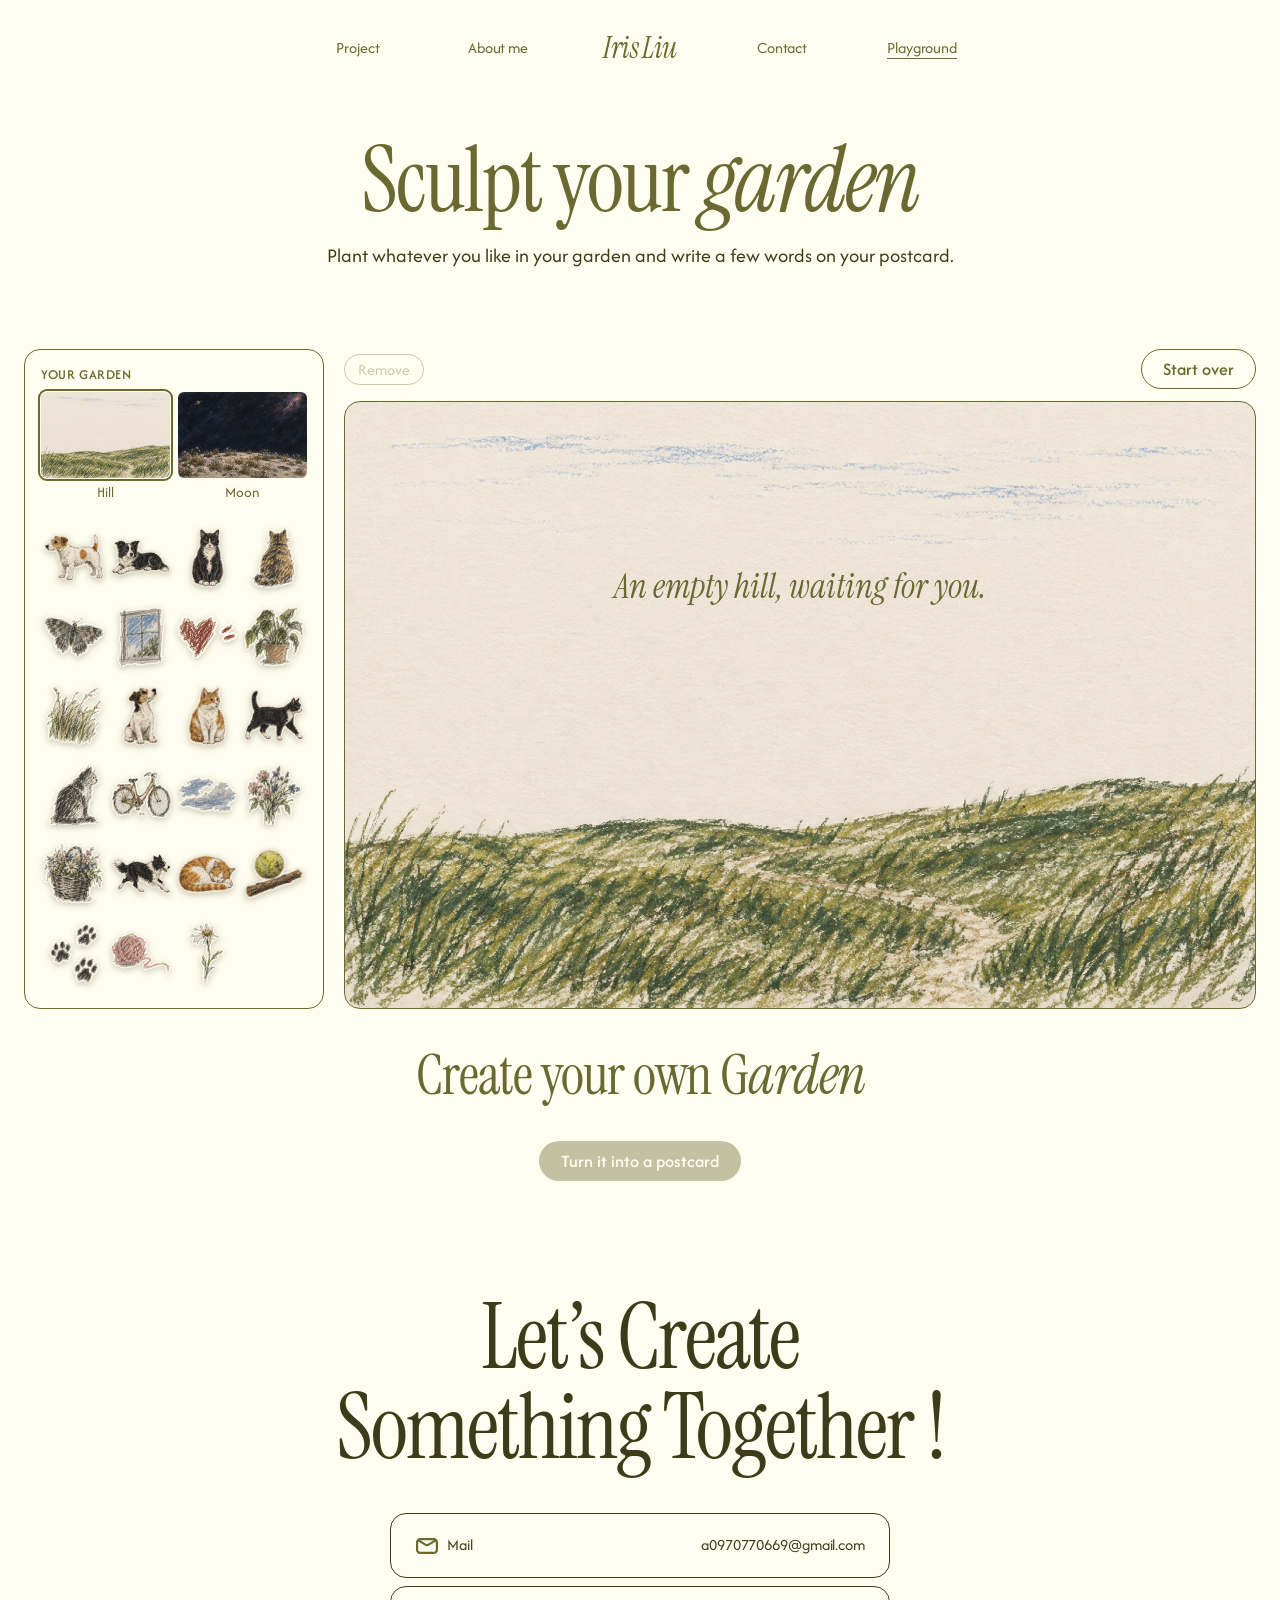
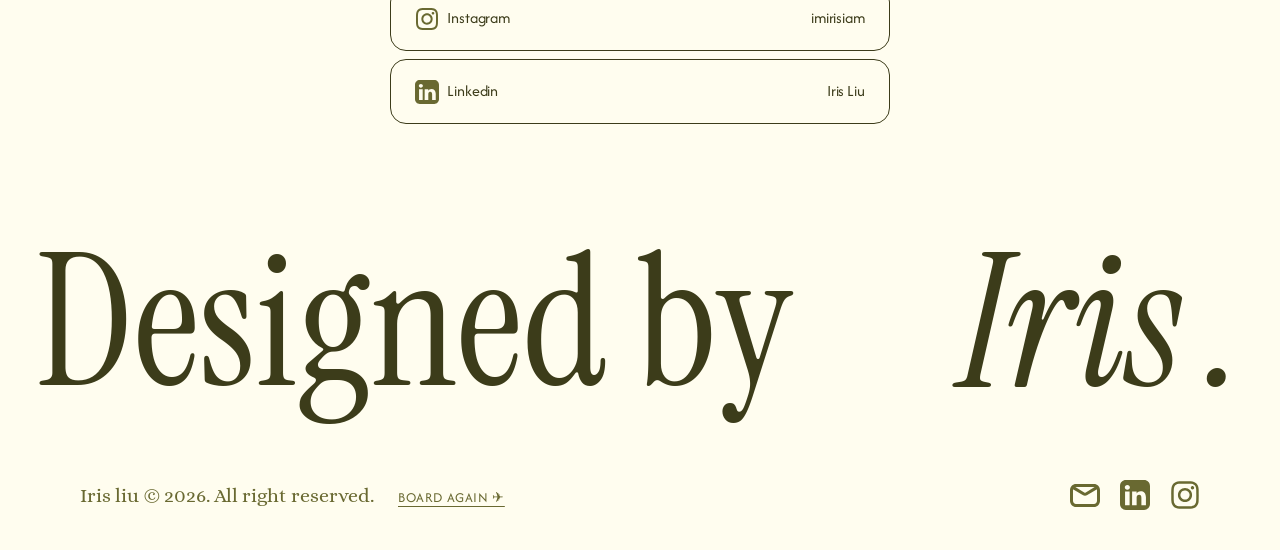
<file: playground.html>
<!doctype html>
<html lang="en">
<head>
<meta charset="utf-8">
<meta name="viewport" content="width=device-width, initial-scale=1">
<title>Playground — Iris Liu</title>
<link rel="preconnect" href="https://fonts.googleapis.com">
<link href="https://fonts.googleapis.com/css2?family=Afacad:wght@400;500;700&family=Instrument+Serif:ital@0;1&family=Reenie+Beanie&family=Alice&display=swap" rel="stylesheet">
<link rel="stylesheet" href="css/site.css?v=20261112b">
<style>
@font-face{font-family:"Postcard CJK";src:local("PingFang TC"),local("PingFangTC-Regular"),local("Noto Sans TC"),local("Microsoft JhengHei");
  size-adjust:71%;unicode-range:U+2E80-9FFF,U+F900-FAFF,U+FE30-FE4F,U+FF00-FFEF,U+3000-303F}
/* Playground — follows Figma page "Playground" (frames 24:53 … 24:618) */
:root{--stamp:#EFE9D2}
button{background:none;border:0;cursor:pointer;font:inherit;color:inherit}
.ptitle{display:flex;flex-direction:column;align-items:center;gap:16px;padding:40px 0;color:var(--olive)}
.ptitle h1{font:400 90px/90px var(--serif);letter-spacing:-2px;white-space:nowrap}
.ptitle p{width:634px;max-width:calc(100% - 32px);font-size:20px;line-height:27px;text-align:center;color:var(--dark)}
.zone{display:flex;flex-direction:column;align-items:center;gap:36px;padding:40px 0}
.zone[hidden]{display:none}
.ztitle{font:400 56px/60px var(--serif);letter-spacing:-1px;color:var(--olive);white-space:nowrap}
.btn{display:inline-flex;align-items:flex-start;border-radius:20px;padding:8px 22px;font:500 18px/normal var(--sans);white-space:nowrap}
.btn.primary{background:var(--olive);color:var(--cream)}
.btn.ghost{border:1px solid var(--olive);color:var(--olive);padding:7px 21px}
.btn:disabled{opacity:.4;cursor:default}
.btn.tool{border:1px solid var(--olive);color:var(--olive);padding:4px 13px;font:400 16px/normal var(--sans)}
.btn.tool:disabled{opacity:.35}
/* studio: tray 268 + gap 20 + workspace 1072 */
.studio{display:flex;gap:20px;align-items:stretch;justify-content:center;width:calc(100% - 48px);max-width:1240px;margin:0 auto}
.tray{flex:none;width:300px;border:1px solid var(--olive);border-radius:16px;padding:16px;display:flex;flex-direction:column;gap:8px;contain:size;overflow:hidden}
.tray .lbl{font:500 14px/18px var(--sans);letter-spacing:.6px;white-space:nowrap}
.pick{display:grid;grid-template-columns:1fr 1fr;gap:8px;padding-bottom:8px}
.pick button{display:flex;flex-direction:column;align-items:center;gap:4px;font-size:15px;line-height:normal}
.pick img{width:100%;height:auto;aspect-ratio:3/2;object-fit:cover;border-radius:6px;outline:2px solid transparent;outline-offset:1px}
.pick button.on img{outline-color:var(--olive)}
.stickers{display:grid;grid-template-columns:repeat(4,1fr);grid-auto-rows:1fr;flex:1 1 0;min-height:0;width:100%}
.stickers button{width:100%;height:100%;min-height:67px;display:flex;align-items:center;justify-content:center}
.stickers img{max-width:60px;max-height:60px;width:auto;height:auto;filter:drop-shadow(0 2px 3px rgba(60,60,26,.28));pointer-events:none}
.work{flex:0 1 920px;min-width:0;display:flex;flex-direction:column;gap:12px}
.bar{display:flex;align-items:center;gap:8px;height:40px}
.bar .sp{flex:1}
.canvas,.front{position:relative;overflow:hidden;background:url(assets/garden.jpg) center/cover}
.canvas{aspect-ratio:1072/715;border:1px solid var(--olive);border-radius:16px;touch-action:none;user-select:none}
.empty-note{position:absolute;left:0;right:0;top:27.3%;text-align:center;font:italic 34px/38px var(--serif);color:var(--olive);pointer-events:none}
.canvas.moon .empty-note{color:var(--cream)}
.piece{position:absolute;transform-origin:center;filter:drop-shadow(0 2px 3px rgba(60,60,26,.28))}
.canvas .piece{cursor:grab}
.canvas .piece:active{cursor:grabbing}
.piece img{display:block;width:100%;max-width:none;pointer-events:none;-webkit-user-drag:none}
.piece.sel{outline:1px dashed var(--olive);outline-offset:3px}
.hint{font-size:15px;color:var(--olive);min-height:20px;text-align:center;margin-top:-24px}
/* postcard: two 600 × 400 cards, positions from Figma 24:281 */
.cards{display:flex;gap:24px;justify-content:center;width:100%;padding:0 24px}
.card{flex:0 1 480px;aspect-ratio:3/2;border-radius:6px;overflow:hidden;box-shadow:0 1px 2px rgba(60,60,26,.25),0 10px 28px rgba(60,60,26,.16);background:var(--cream);position:relative;container-type:inline-size}
.front{position:absolute;inset:0}
.back{position:absolute;inset:0;color:var(--dark)}
.back textarea,.back input{position:absolute;left:4.667%;border:0;outline:0;background:none;color:var(--dark);font-family:"Reenie Beanie","Postcard CJK",var(--cjk);resize:none;padding:0}
.back textarea{top:7.5%;width:42.5%;height:62%;font-size:4.4cqw;line-height:4.6875cqw}
.back .sign{top:81%;width:46%;font-size:4.4cqw;line-height:5cqw}
.back .mark{position:absolute;left:4.667%;top:91.5%;font-size:2.167cqw;line-height:2.833cqw;color:var(--olive);white-space:nowrap}
.back .line{position:absolute;left:62%;width:33.4%;height:1px;background:var(--olive)}
.stamp{position:absolute;left:78%;top:7%;width:17.333%;aspect-ratio:104/134;background:var(--stamp);
  --c:var(--cream);
  background-image:
    radial-gradient(circle at 50% 0,var(--c) 3.5px,transparent 3.8px),
    radial-gradient(circle at 50% 100%,var(--c) 3.5px,transparent 3.8px),
    radial-gradient(circle at 0 50%,var(--c) 3.5px,transparent 3.8px),
    radial-gradient(circle at 100% 50%,var(--c) 3.5px,transparent 3.8px);
  background-size:10.4px 7px,10.4px 7px,7px 11.17px,7px 11.17px;
  background-position:-1.7px 0,-1.7px 100%,0 2.1px,100% 2.1px;
  background-repeat:repeat-x,repeat-x,repeat-y,repeat-y}
.stamp img{position:absolute;left:9.6%;top:6.7%;width:80.8%;height:73.1%;object-fit:cover;mix-blend-mode:multiply}
.stamp span{position:absolute;left:0;right:0;top:82.1%;text-align:center;font:italic 2.5cqw/2.5cqw var(--serif);color:var(--dark)}
.share{display:flex;gap:10px;align-items:center}
@media (max-width:1100px){
  .ptitle h1{font-size:60px;line-height:62px}
  .ztitle{font-size:42px;line-height:46px}
  .studio{flex-direction:column-reverse;align-items:center;width:calc(100% - 32px)}
  .work{flex:none;width:100%}
  .tray{width:100%;max-width:560px;contain:none}
  .stickers{width:auto;flex:none;grid-auto-rows:67px;grid-template-columns:repeat(auto-fill,67px)}
  .cards{flex-direction:column;align-items:center}
  .card{flex:none;width:100%;max-width:480px}
  .stamp{background-size:6px 4px,6px 4px,4px 6.4px,4px 6.4px}
}
@media (max-width:640px){.ptitle h1{font-size:44px;line-height:46px}.ztitle{font-size:34px;line-height:38px;white-space:normal;text-align:center}}
</style>
</head>
<body>
<div data-part="nav" data-active="playground.html"></div>

<section class="ptitle">
  <h1>Sculpt your <i>garden</i></h1>
  <p>Plant whatever you like in your garden and write a few words on your postcard.</p>
</section>

<section class="zone" id="garden">
  <div class="studio">
    <aside class="tray" id="tray"></aside>
    <div class="work">
      <div class="bar">
        <button class="btn tool" data-act="del" disabled>Remove</button>
        <span class="sp"></span>
        <button class="btn ghost" id="clear">Start over</button>
      </div>
      <div class="canvas" id="canvas"></div>
    </div>
  </div>
  <h2 class="ztitle">Create your own G<i>arden</i></h2>
  <button class="btn primary" id="toCard">Turn it into a postcard</button>
  <p class="hint" id="cardHint"></p>
</section>

<section class="zone" id="postcard" hidden>
  <h2 class="ztitle">Write your <i>postcard</i></h2>
  <div class="cards">
    <div class="card"><div class="front" id="front"></div></div>
    <div class="card"><div class="back">
      <textarea id="msg" aria-label="Your message" placeholder="Write something here..." maxlength="160">Dear you, this is the garden I grew this week. Come sit in it for a while.</textarea>
      <input class="sign" id="sign" aria-label="Your name" placeholder="your name" value="from, a gardener" maxlength="30">
      <span class="mark">Grown at Iris Liu's Playground</span>
      <div class="stamp"><img src="assets/stamp-art.png" alt="Iris Garden stamp"><span>Iris Garden</span></div>
      <i class="line" style="top:67.3%"></i><i class="line" style="top:75.3%"></i><i class="line" style="top:83.2%"></i>
    </div></div>
  </div>
  <div class="share">
    <button class="btn primary" id="save">Save my postcard</button>
    <button class="btn ghost" id="back">Keep planting</button>
  </div>
  <p class="hint" id="shareHint"></p>
</section>

<div data-part="cta"></div>
<div data-part="footer"></div>
<script src="js/site.js?v=20261112b"></script>

<script>
const S = n => `assets/stickers/${n}.png`;
// Sticker order exactly as the tray in Figma (Playground 01, frame 35:1538)
const STICKERS = ["jack-stand","collie-lie","tux-sit","cat-back","moth","window","heart","plant","grass","jack-sit","orange-sit","tux-walk","cat-side","bicycle","cloud","bouquet","basket","collie-run","orange-sleep","ball-stick","paws","yarn","daisy"];
const $ = id => document.getElementById(id);

const GARDENS = {hill:{src:'assets/garden.jpg',label:'Hill'}, moon:{src:'assets/garden-moon.jpg',label:'Moon'}};
let garden = 'hill';
$("tray").innerHTML = `<p class="lbl">YOUR GARDEN</p><div class="pick">${Object.entries(GARDENS).map(([k,g]) => `<button data-garden="${k}"><img src="${g.src}" alt="">${g.label}</button>`).join("")}</div><div class="stickers">${STICKERS.map(n => `<button data-sticker="${n}" aria-label="${n}"><img src="${S(n)}" alt=""></button>`).join("")}</div>`;

let sel = null, zTop = 10;
const canvas = $('canvas');
function setGarden(k){
  garden = k;
  canvas.style.backgroundImage = `url(${GARDENS[k].src})`;
  canvas.classList.toggle('moon', k === 'moon');
  document.querySelectorAll('[data-garden]').forEach(b => b.classList.toggle('on', b.dataset.garden === k));
}
function note(){
  const planted = !!canvas.querySelector(".piece");
  $("toCard").disabled = !planted;
  $("cardHint").textContent = "";
  const has = canvas.querySelector('.piece'), n = canvas.querySelector('.empty-note');
  if (!has && !n) canvas.insertAdjacentHTML('afterbegin','<div class="empty-note">An empty hill, waiting for you.</div>');
  if (has && n) n.remove();
}
function addPiece({src, x, y, w, r=0}){
  const el = document.createElement('div');
  el.className = 'piece';
  el.innerHTML = `<img src="${src}" alt="" draggable="false">`;
  el.dataset.r = r;
  el.style.cssText = `left:${x}%;top:${y}%;width:${w}%;z-index:${++zTop};transform:rotate(${r}deg)`;
  canvas.appendChild(el);
  note();
  return el;
}
function select(el){
  if (sel) sel.classList.remove('sel');
  sel = el;
  if (sel) sel.classList.add('sel');
  document.querySelectorAll('[data-act]').forEach(b => b.disabled = !sel);
}
$('clear').addEventListener('click', () => { canvas.innerHTML=''; select(null); note(); });
$('tray').addEventListener('click', e => {
  const b = e.target.closest('button'); if (!b) return;
  if (b.dataset.garden) { setGarden(b.dataset.garden); return; }
  select(addPiece({src:S(b.dataset.sticker), x:30+Math.random()*30, y:15+Math.random()*30, w:14, r:Math.random()*10-5}));
});

let drag = null;
canvas.addEventListener('pointerdown', e => {
  const p = e.target.closest('.piece');
  if (!p) { select(null); return; }
  select(p);
  p.style.zIndex = ++zTop;
  const c = canvas.getBoundingClientRect();
  drag = {p, dx:e.clientX - p.offsetLeft - c.left, dy:e.clientY - p.offsetTop - c.top};
  canvas.setPointerCapture(e.pointerId);
});
canvas.addEventListener('pointermove', e => {
  if (!drag) return;
  const c = canvas.getBoundingClientRect();
  drag.p.style.left = (e.clientX - c.left - drag.dx) / c.width * 100 + '%';
  drag.p.style.top = (e.clientY - c.top - drag.dy) / c.height * 100 + '%';
});
canvas.addEventListener('pointerup', () => drag = null);
canvas.addEventListener('wheel', e => {
  const p = e.target.closest('.piece'); if (!p) return;
  e.preventDefault(); select(p);
  const d = (e.deltaY || e.deltaX) > 0 ? 1 : -1;
  if (e.shiftKey) { const r = +p.dataset.r + d * 6; p.dataset.r = r; p.style.transform = `rotate(${r}deg)`; }
  else p.style.width = Math.min(70, Math.max(5, parseFloat(p.style.width) * (d > 0 ? .94 : 1.06))) + '%';
}, {passive:false});
canvas.addEventListener('dblclick', e => { const p = e.target.closest('.piece'); if (p) p.style.zIndex = ++zTop; });
addEventListener('keydown', e => { if (sel && (e.key === 'Backspace' || e.key === 'Delete') && !/INPUT|TEXTAREA/.test(document.activeElement.tagName)) { sel.remove(); select(null); note(); } });

document.querySelector('.bar').addEventListener('click', e => {
  const a = e.target.dataset.act; if (!a || !sel) return;
  const rot = d => { const r = +sel.dataset.r + d; sel.dataset.r = r; sel.style.transform = `rotate(${r}deg)`; };
  const size = k => sel.style.width = parseFloat(sel.style.width) * k + '%';
  if (a==='rotL') rot(-10);
  if (a==='rotR') rot(10);
  if (a==='big') size(1.15);
  if (a==='small') size(.87);
  if (a==='front') sel.style.zIndex = ++zTop;
  if (a==='del') { sel.remove(); select(null); note(); }
});

$('toCard').addEventListener('click', () => {
  select(null);
  $('front').innerHTML = [...canvas.querySelectorAll('.piece')].map(p => p.outerHTML).join('');
  $('front').style.backgroundImage = `url(${GARDENS[garden].src})`;
  $('postcard').hidden = false; $('garden').hidden = true;
  $('postcard').scrollIntoView({block:'start'});
});
$('back').addEventListener('click', () => { $('garden').hidden = false; $('postcard').hidden = true; $('garden').scrollIntoView({block:'start'}); });

const loadImg = src => new Promise((ok, no) => { const i = new Image(); i.onload = () => ok(i); i.onerror = no; i.src = src; });
function wrap(ctx, text, x, y, maxW, lh){
  // breaks between words for English and between characters for Chinese
  const parts = text.match(/[⺀-鿿豈-﫿＀-￯　-〿]|[^\s⺀-鿿豈-﫿＀-￯　-〿]+|\s+/g) || [];
  let line = '';
  for (const p of parts) {
    const next = line + p;
    if (ctx.measureText(next).width > maxW && line.trim()) { ctx.fillText(line.trimEnd(), x, y); y += lh; line = /^\s+$/.test(p) ? '' : p; }
    else line = next;
  }
  ctx.fillText(line.trimEnd(), x, y);
}
// Draws both sides of the postcard, front above back, at 1800 x 1200 per side.
async function renderPostcard(){
  await document.fonts.load('79px "Postcard CJK"', '花');
  const W = 1800, H = 1200, GAP = 40;
  const out = document.createElement('canvas');
  out.width = W; out.height = H * 2 + GAP;
  const ctx = out.getContext('2d');
  ctx.fillStyle = '#FFFDEF'; ctx.fillRect(0, 0, W, out.height);

  const bg = await loadImg(GARDENS[garden].src);
  const scale = Math.max(W / bg.width, H / bg.height);
  ctx.drawImage(bg, (W - bg.width * scale) / 2, (H - bg.height * scale) / 2, bg.width * scale, bg.height * scale);
  const pieces = [...canvas.querySelectorAll('.piece')].sort((a, b) => a.style.zIndex - b.style.zIndex);
  // The garden editor is hidden while the postcard is shown, so its pixel sizes read as 0.
  // Use each sticker's saved percentages (left / top / width of the garden) instead.
  for (const p of pieces) {
    const img = await loadImg(p.querySelector('img').getAttribute('src'));
    const w = parseFloat(p.style.width) / 100 * W, h = w * img.naturalHeight / img.naturalWidth;
    const x = parseFloat(p.style.left) / 100 * W, y = parseFloat(p.style.top) / 100 * H;
    ctx.save();
    ctx.translate(x + w / 2, y + h / 2);
    ctx.rotate(+p.dataset.r * Math.PI / 180);
    ctx.shadowColor = 'rgba(60,60,26,.28)'; ctx.shadowBlur = 9; ctx.shadowOffsetY = 6;
    ctx.drawImage(img, -w / 2, -h / 2, w, h);
    ctx.restore();
  }

  const top = H + GAP, olive = '#696931', dark = '#3C3C1A';
  ctx.fillStyle = dark; ctx.textBaseline = 'top';
  ctx.font = '79px "Reenie Beanie", "Postcard CJK", "PingFang TC", sans-serif';
  wrap(ctx, $("msg").value, 84, top + 90, W * .425, 84);
  ctx.font = '79px "Reenie Beanie", "Postcard CJK", "PingFang TC", sans-serif';
  ctx.fillText($('sign').value, 84, top + H * .81);
  ctx.fillStyle = olive; ctx.font = '39px Afacad';
  ctx.fillText("Grown at Iris Liu's Playground", 84, top + H - 100);

  const sw = 300, sh = 390, sx = W - 84 - sw, sy = top + 84;
  ctx.fillStyle = '#EFE9D2'; ctx.fillRect(sx, sy, sw, sh);
  ctx.fillStyle = '#FFFDEF';
  const hole = (x, y) => { ctx.beginPath(); ctx.arc(x, y, 10, 0, Math.PI * 2); ctx.fill(); };
  for (let x = sx; x <= sx + sw; x += 30) { hole(x, sy); hole(x, sy + sh); }
  for (let y = sy; y <= sy + sh; y += 30) { hole(sx, y); hole(sx + sw, y); }
  const art = await loadImg('assets/stamp-art.png');
  const artH = art.height / art.width * (sw - 56);
  ctx.save(); ctx.globalCompositeOperation = 'multiply';
  ctx.beginPath(); ctx.rect(sx + 28, sy + 26, sw - 56, sh - 100); ctx.clip();
  ctx.drawImage(art, sx + 28, sy + 26 - (artH - (sh - 100)) / 2, sw - 56, artH);
  ctx.restore();
  ctx.fillStyle = dark; ctx.textAlign = 'center'; ctx.font = 'italic 44px "Instrument Serif"';
  ctx.fillText('Iris Garden', sx + sw / 2, sy + sh - 62);
  ctx.textAlign = 'left';

  ctx.fillStyle = olive;
  [.673, .753, .832].forEach(f => ctx.fillRect(W * .62, top + H * f, W * .334, 3));
  return out;
}
$('save').addEventListener('click', async () => {
  const c = await renderPostcard();
  const a = document.createElement('a');
  a.href = c.toDataURL('image/png');
  a.download = 'my-iris-garden-postcard.png';
  a.click();
  $('shareHint').textContent = 'Your postcard has been saved.';
});

setGarden('hill');
note();
</script>
</body>
</html>
</file>
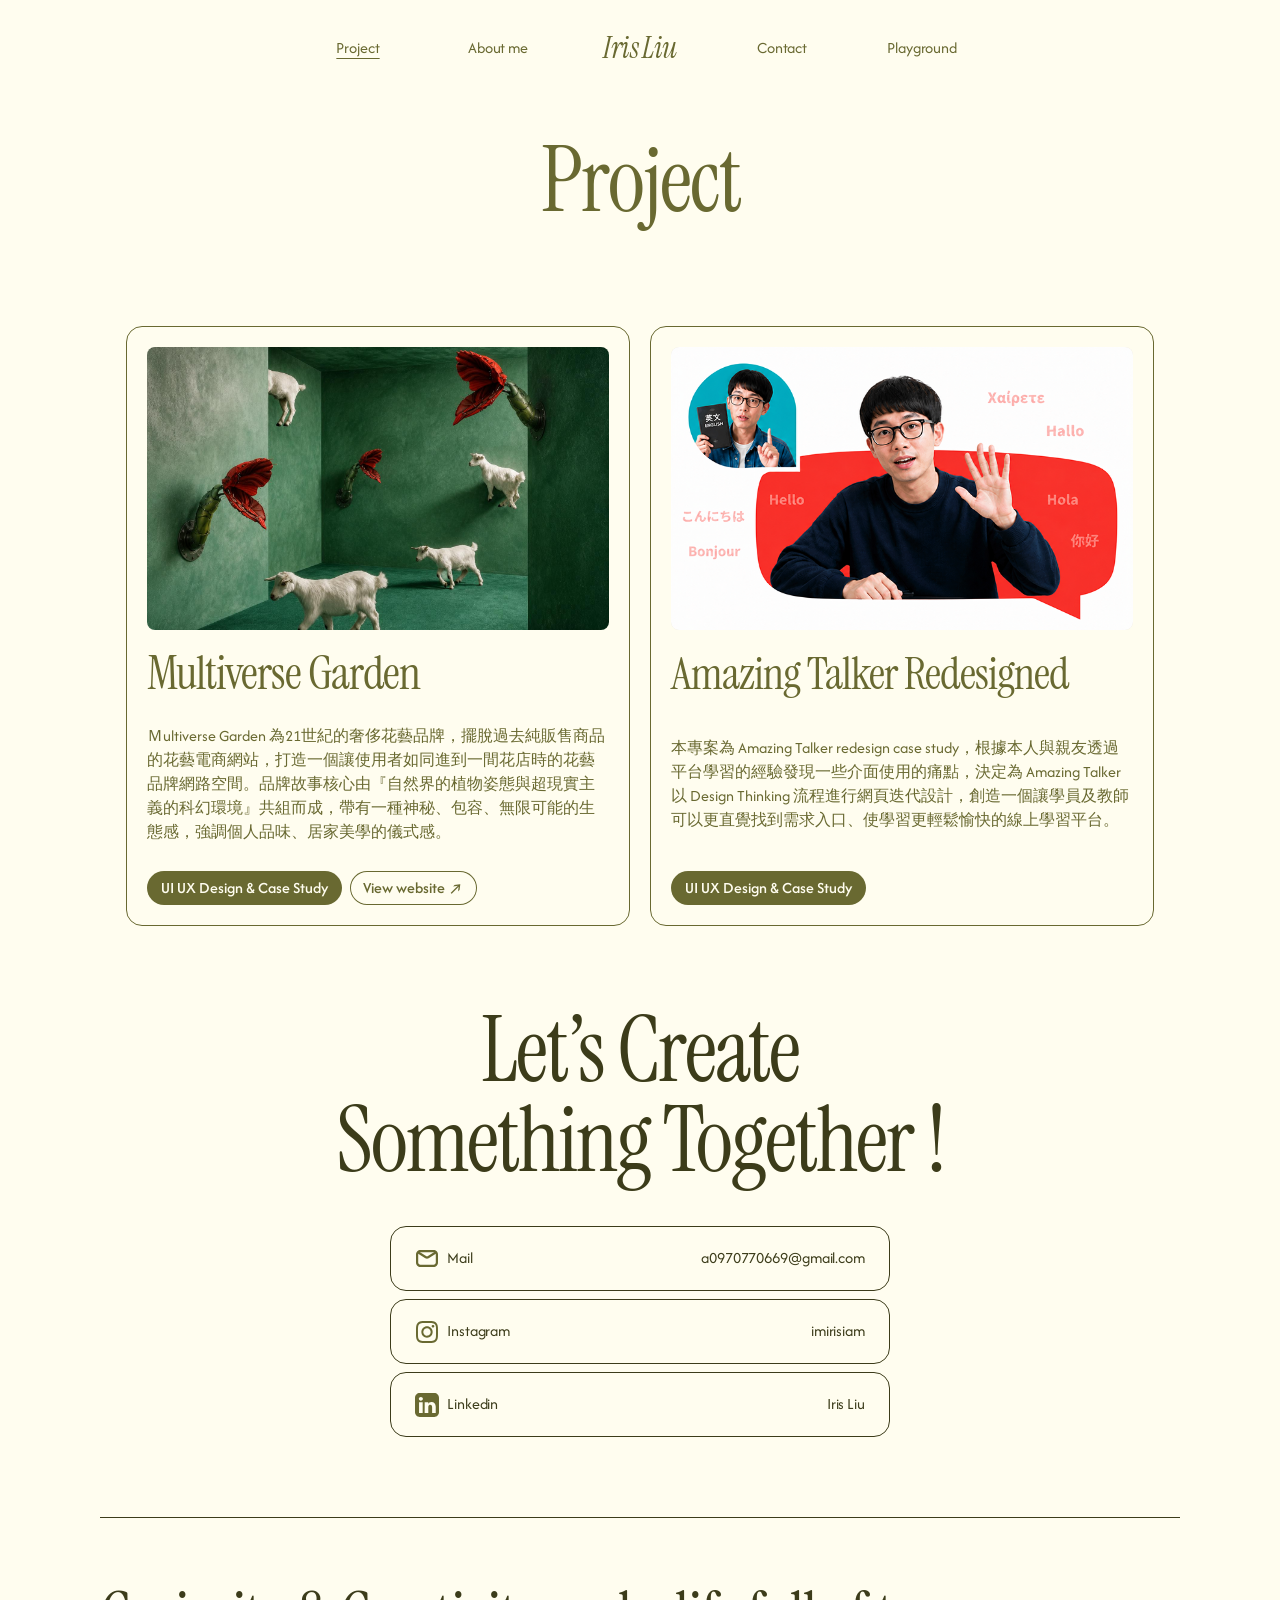
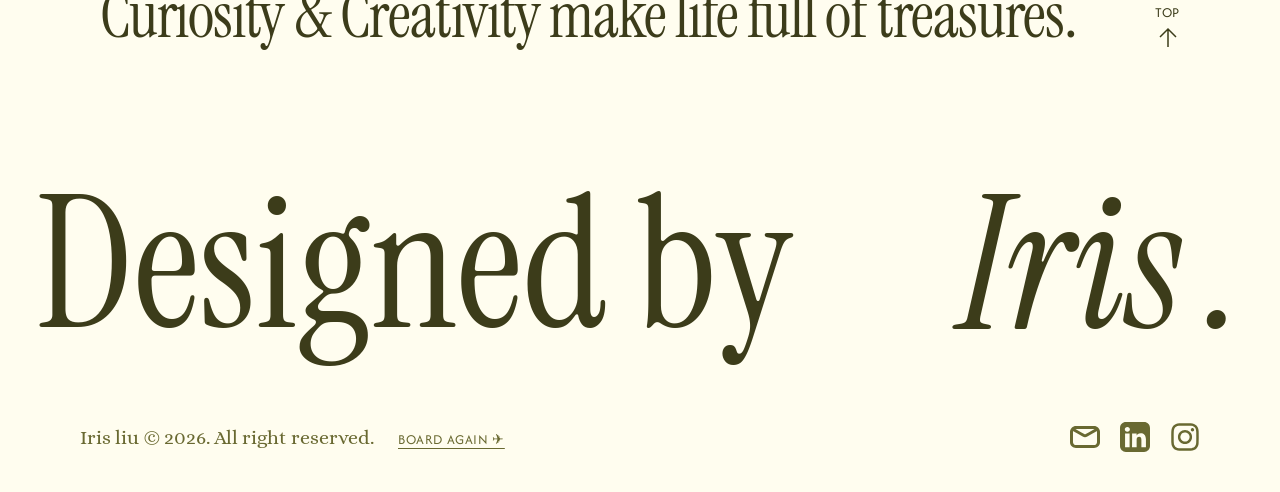
<file: project.html>
<!doctype html>
<html lang="zh-Hant">
<head>
<meta charset="utf-8">
<meta name="viewport" content="width=device-width, initial-scale=1">
<title>Project — Iris Liu</title>
<link rel="preconnect" href="https://fonts.googleapis.com">
<link href="https://fonts.googleapis.com/css2?family=Afacad:wght@400;500;700&family=Alice&family=Instrument+Serif:ital@0;1&display=swap" rel="stylesheet">
<link rel="stylesheet" href="css/site.css?v=20261112b">
<style>
.title{padding:40px 0 60px}
.pgrid{display:grid;grid-template-columns:repeat(2,504px);gap:60px 20px;justify-content:center;padding:40px 24px}
.pcard{border:1px solid var(--olive);border-radius:16px;padding:20px;height:600px;display:flex;flex-direction:column;background:var(--cream);}
.ph{height:283px;border-radius:8px;overflow:hidden;background:var(--sand);display:flex;align-items:center;justify-content:center;font-size:14px;flex:none}
.ph img{width:100%;height:100%;object-fit:cover}
.body{flex:1;display:flex;flex-direction:column;justify-content:space-between;align-items:flex-start;gap:20px;padding-top:20px}
.body h2{font:400 47px/47px var(--serif);letter-spacing:-.94px;white-space:nowrap}
.body h2.sm{font-size:45px}
.body p{font-size:16px;line-height:24px;letter-spacing:0}
.tags{display:flex;gap:8px;flex-wrap:wrap}
.pill.ghost{padding:4px 13px}
/* hover: card fills olive, text and tags invert, photo zooms a little, round arrow appears bottom-right */
.pcard{position:relative;color:var(--olive);transition:background-color .35s ease,color .35s ease}
.pcard .ph img{transition:transform .6s cubic-bezier(.2,.8,.2,1)}
.pcard .pill{transition:background-color .35s ease,color .35s ease,box-shadow .35s ease}
.pcard .go{position:absolute;right:20px;bottom:20px;width:34px;height:34px;box-sizing:border-box;border-radius:50%;border:1.5px solid var(--cream);display:flex;align-items:center;justify-content:center;color:var(--cream);opacity:0;transform:translateX(-8px);transition:opacity .35s ease,transform .35s ease}
.pcard .go svg{width:17px;height:17px}
@media (hover:hover){
  .pcard:hover{background:var(--olive);color:var(--cream)}
  .pcard:hover .ph img{transform:scale(1.04)}
  .pcard:hover .pill{background:var(--cream);color:var(--olive)}
  .pcard:hover .pill.ghost{background:none;color:var(--cream);box-shadow:inset 0 0 0 1px var(--cream)}
  .pcard:hover .go{opacity:1;transform:none}
}
@media (max-width:1100px){.pgrid{grid-template-columns:minmax(0,504px)}.pcard{height:auto}.body{gap:16px}.body h2{white-space:normal;font-size:38px;line-height:40px}}
</style>
</head>
<body>
<div data-part="nav" data-active="project.html"></div>

<main>
  <h1 class="display center title" style="color:var(--olive)">Project</h1>
  <section class="pgrid">
    <a class="pcard reveal" href="case-multiverse-garden.html">
      <div class="ph"><img src="img/proj-mg.png" alt="Multiverse Garden"></div>
      <div class="body">
        <h2>Multiverse Garden</h2>
        <p>Ｍultiverse Garden 為21世紀的奢侈花藝品牌，擺脫過去純販售商品的花藝電商網站，打造一個讓使用者如同進到一間花店時的花藝品牌網路空間。品牌故事核心由『自然界的植物姿態與超現實主義的科幻環境』共組而成，帶有一種神秘、包容、無限可能的生態感，強調個人品味、居家美學的儀式感。</p>
        <div class="tags"><span class="pill">UI UX Design &amp; Case Study</span><span class="pill ghost site-link" role="link" tabindex="0" data-href="https://multiverse-garden.vercel.app/index.html">View website ↗</span></div>
      </div>
      <span class="go" aria-hidden="true"><svg viewBox="0 0 24 24" fill="none" stroke="currentColor" stroke-width="2.2" stroke-linecap="round" stroke-linejoin="round"><path d="M5 12h14M13 6l6 6-6 6"/></svg></span>
    </a>
    <a class="pcard reveal" href="case-amazing-talker.html">
      <div class="ph"><img src="img/proj-at.png" alt="Amazing Talker Redesigned" style="object-position:50% 0"></div>
      <div class="body">
        <h2 class="sm">Amazing Talker Redesigned</h2>
        <p>本專案為 Amazing Talker redesign case study，根據本人與親友透過平台學習的經驗發現一些介面使用的痛點，決定為 Amazing Talker 以 Design Thinking 流程進行網頁迭代設計，創造一個讓學員及教師可以更直覺找到需求入口、使學習更輕鬆愉快的線上學習平台。</p>
        <span class="pill">UI UX Design &amp; Case Study</span>
      </div>
      <span class="go" aria-hidden="true"><svg viewBox="0 0 24 24" fill="none" stroke="currentColor" stroke-width="2.2" stroke-linecap="round" stroke-linejoin="round"><path d="M5 12h14M13 6l6 6-6 6"/></svg></span>
    </a>
  </section>
  <div data-part="cta"></div>
</main>
<div data-part="connect"></div>
<div data-part="footer"></div>
<script src="js/site.js?v=20261112b"></script>
<script>
// "View website" sits inside the card link, so open it on its own instead of the case study.
document.querySelectorAll('.site-link').forEach(el => {
  const go = e => { e.preventDefault(); e.stopPropagation(); window.open(el.dataset.href, '_blank', 'noopener'); };
  el.addEventListener('click', go);
  el.addEventListener('keydown', e => { if (e.key === 'Enter') go(e); });
});
</script>
</body>
</html>
</file>
<file: css/site.css>
/* Iris Liu portfolio — shared styles */
:root{
  --cream:#FFFDEF; --cream-2:#FAF8F1; --olive:#696931; --dark:#3C3C1A; --brown:#482C16; --sand:#EDE6D3;
  --cjk:"PingFang TC","Noto Sans TC","Microsoft JhengHei",sans-serif;
  --serif:"Instrument Serif",var(--cjk); --sans:Afacad,var(--cjk);
  --pad:100px;
}
*{box-sizing:border-box;margin:0;padding:0}
html{background:var(--cream);scroll-behavior:smooth}
body{background:var(--cream);color:var(--olive);font:400 16px/1.3 var(--sans);-webkit-font-smoothing:antialiased;overflow-x:hidden}
a{color:inherit;text-decoration:none}
img{display:block;max-width:100%}
button,input,textarea{font:inherit;color:inherit}
i{font-style:italic}

/* ---------- nav ---------- */
.nav{display:flex;justify-content:center;align-items:center;gap:8px;height:96px;position:relative;z-index:5}
.nav a{display:flex;align-items:center;justify-content:center;height:80px;width:132px;font-size:16px;line-height:20.8px;letter-spacing:-.1px;color:var(--olive);transition:opacity .2s}
.nav a:hover{opacity:.65}
.nav a.logo{width:136px;font:italic 30px/26px var(--serif);letter-spacing:-.6px}
.nav a.on{text-decoration:underline;text-underline-offset:5px}

/* ---------- type ---------- */
.display{font:400 90px/90px var(--serif);letter-spacing:-2px}
.display-96{font:400 90px/96px var(--serif);letter-spacing:-2px}
.center{text-align:center}
.pill{display:inline-flex;align-items:center;gap:8px;background:var(--olive);color:var(--cream);border:0;border-radius:20px;padding:5px 14px;font:500 16px/24px var(--sans);white-space:nowrap;cursor:pointer}
.pill.ghost{background:none;color:var(--olive);box-shadow:inset 0 0 0 1px var(--olive)}
/* tags that are not links (TOOLKIT) keep the normal arrow; inside a link card they inherit its pointer */
span.pill{cursor:inherit}
span.pill[role="link"]{cursor:pointer}

/* ---------- typewriter ---------- */
.tw-line{overflow:hidden;white-space:nowrap;padding-left:22.2vw;padding-bottom:28px;margin-bottom:-28px}
.tw{display:inline-flex;align-items:center;gap:4px;font:italic 90px/90px var(--serif);letter-spacing:-2px;color:var(--dark);min-height:90px}
.tw .caret{width:2px;height:86px;background:var(--dark);animation:blink 1s steps(1) infinite}
.tw.typing .caret{animation:none}
@keyframes blink{50%{opacity:0}}


/* ---------- plant (water game) ---------- */
.plant-frame{display:block;width:100%;max-width:820px;height:600px;margin:0 auto;border:0;background:transparent}

/* ---------- CTA links ---------- */
.cta{padding:40px 0;display:flex;flex-direction:column;align-items:center}
.links{display:flex;flex-direction:column;gap:8px;padding:40px 0;width:500px;max-width:calc(100vw - 32px)}
.link-row{display:flex;align-items:center;justify-content:space-between;height:65px;padding:0 24px;border:1px solid var(--dark);border-radius:16px;color:var(--dark);font-size:16px;line-height:20.8px;letter-spacing:-.1px;transition:background .2s}
.link-row:hover{background:rgba(105,105,49,.08)}
.link-row span{display:flex;align-items:center;gap:8px}
.link-row img{width:24px;height:24px;object-fit:contain}
.link-row img.mail{width:22px;height:16.5px;margin:0 1px}

/* ---------- connect / footer ---------- */
.connect{width:1240px;max-width:calc(100vw - 2*var(--pad));margin:0 auto;padding-bottom:96px;display:flex;flex-direction:column;gap:64px}
.connect hr{border:0;height:1px;background:var(--dark)}
.closing{display:flex;align-items:flex-end;justify-content:space-between;gap:24px;color:var(--dark)}
.closing p{font:400 64px/68px var(--serif);letter-spacing:-1.2px}
.top{display:flex;flex-direction:column;align-items:center;gap:4px;font-size:14px;line-height:18px;letter-spacing:.6px;color:var(--dark);flex:none}
.top img{width:24px;height:24px}
.wordmark{display:flex;justify-content:space-between;align-items:center;width:1208px;max-width:calc(100vw - 32px);margin:0 auto;height:236px;font:400 184px/237px var(--serif);color:var(--dark);white-space:nowrap}
.foot{display:flex;align-items:center;justify-content:space-between;padding:40px 80px;color:var(--olive)}
.foot p{font:400 20px/normal Alice,serif}
.foot .replay{margin-left:20px;font:400 14px/1 var(--sans);letter-spacing:.6px;text-transform:uppercase;text-decoration:underline;text-underline-offset:4px;white-space:nowrap}
.foot .icons{display:flex;gap:20px;align-items:center}
.foot .icons img{width:30px;height:30px;object-fit:contain}

/* ---------- reveal ---------- */
.reveal{opacity:0;transform:translateY(24px);transition:opacity .8s ease,transform .8s cubic-bezier(.2,.8,.2,1)}
.reveal.in{opacity:1;transform:none}


@media (max-width:1100px){
  :root{--pad:24px}
  .display,.display-96{font-size:60px;line-height:62px}
  .tw{font-size:56px;line-height:60px;min-height:60px}.tw .caret{height:54px}
  .tw-line{padding-left:24px}
  .closing p{font-size:40px;line-height:44px}
  .wordmark{font-size:15vw;line-height:1.25;height:auto}
  .foot{padding:32px 24px}
}
@media (max-width:640px){
  .nav{gap:0;height:72px}
  .nav a{width:auto;padding:0 9px;font-size:14px}
  .nav a.logo{font-size:24px;width:auto}
  .display,.display-96{font-size:44px;line-height:46px;letter-spacing:-1px}
  .tw{font-size:36px;line-height:40px;min-height:40px}.tw .caret{height:36px}
  .closing{flex-direction:column;align-items:flex-start}
  .closing p{font-size:32px;line-height:36px}
  .foot{flex-direction:column;gap:20px}
  .foot p{font-size:16px}
  .plant-frame{height:520px}
}
@media (prefers-reduced-motion:reduce){
  .reveal{opacity:1;transform:none}
}

/* ---------- case study pages (Figma frame rebuilt from exports) ---------- */
.case{position:relative;width:100%;max-width:1440px;margin:0 auto;aspect-ratio:var(--ratio);overflow:hidden;container-type:inline-size}
.case>*{position:absolute;display:block;max-width:none}
/* case study footer — Figma 69:97: bg #FFFDEF, padding 40 0, gap 40; box 1440x320 #F7F5EB */
.cfoot{background:#FFFDEF;padding:40px 0;display:flex;flex-direction:column;align-items:center;gap:40px;max-width:1440px;margin:0 auto}
.cfoot-box{width:100%;height:320px;background:#F7F5EB;box-shadow:inset 0 0 0 1px #FAFAFA;display:flex;flex-direction:column;justify-content:space-between;align-items:center}
.cfoot-nav{width:100%;display:flex;justify-content:space-between;align-items:center;padding:20px 40px;margin-top:1px}
/* footer type = Instrument Serif (Figma MG 219:1289 / AT 100:38); links light grey, dark on hover */
.cfoot-nav a{display:flex;align-items:center;gap:12px;font:400 16px/normal var(--serif);color:#706E6B;transition:color .25s}
.cfoot-nav a:hover,.cfoot-nav a:focus-visible{color:#3C3C1A}
.cfoot-nav img,.cfoot-nav .arrow{width:16px;height:16px;flex:none}
.cfoot-cta{font:400 48px/normal var(--serif);color:#3C3C1A;text-align:center;margin-bottom:1px}
.cfoot-row{width:100%;display:flex;justify-content:space-between;align-items:center;padding:0 80px;height:40px}
.cfoot-row p{font:400 20px/normal var(--serif);color:#696931}
.cfoot-row .replay{margin-left:20px;font:400 14px/1 var(--sans);letter-spacing:.6px;text-transform:uppercase;text-decoration:underline;text-underline-offset:4px}
.cfoot-row .icons{display:flex;gap:20px;align-items:center}
.cfoot-row .icons img{width:30px;height:30px;object-fit:contain}
.case-video{border-radius:var(--r,0)}
@media (max-width:900px){
  .cfoot-box{height:auto;gap:40px;padding:20px 0 32px}
  .cfoot-nav{padding:12px 16px;gap:8px}.cfoot-nav a{font-size:15px;gap:6px}.cfoot-nav img{width:16px;height:16px}
  .cfoot-cta{font-size:32px;padding:0 16px}
  .cfoot-row{flex-direction:column;height:auto;gap:16px;padding:0 16px}.cfoot-row p{font-size:15px;text-align:center}
}

/* ---------- information-architecture diagrams (rebuilt as text, js/ia.js) ---------- */
.case-html{overflow:hidden}
.case-html>.ia-box{position:absolute;left:0;top:0;transform-origin:0 0}
.ia{font:400 13px/1.2 "PingFang TC","Noto Sans TC",Inter,var(--cjk);color:#222;-webkit-font-smoothing:antialiased}
.ia-p{display:inline-flex;align-items:center;white-space:nowrap;height:31px;padding:0 13px;border:1.4px solid #4a4a4a;border-radius:999px;background:#fff;font-size:13px;color:#222}
.ia-p.main{background:#FCEBB4;border-color:#F0C860}
.ia-head .ia-p{font-weight:600;font-size:14px;height:35px;padding:0 15px}
.ia-root .ia-p{font-weight:600;font-size:16px;height:44px;padding:0 18px;border-width:2px}
.ia-cell{position:relative;display:flex;align-items:center}
.ia-arr{flex:1 1 auto;min-width:28px;height:1.6px;background:#555;margin:0 4px 0 6px;position:relative}
.ia-arr::after{content:"";position:absolute;right:-1px;top:-4px;width:7px;height:7px;border-top:1.6px solid #555;border-right:1.6px solid #555;transform:rotate(45deg)}
.ia-head{display:flex;align-items:center}
.ia-head .ia-arr{flex:0 0 26px}
.ia-at{position:relative;width:984px;padding:6px 0 30px}
.ia-legend{position:absolute;right:0;top:20px;display:flex;gap:22px;font-size:12.5px;color:#333}
.ia-legend span{display:flex;align-items:center;gap:8px}
.ia-legend .lg{width:24px;height:14px;border-radius:999px;border:1.4px solid #4a4a4a;background:#fff}
.ia-legend .lg.main{background:#FCEBB4;border-color:#F0C860}
.ia-legend .lg-arr{width:34px;height:1.6px;background:#555;position:relative}
.ia-legend .lg-arr::after{content:"";position:absolute;right:-1px;top:-4px;width:7px;height:7px;border-top:1.6px solid #555;border-right:1.6px solid #555;transform:rotate(45deg)}
.ia-trunk{margin-left:16px;border-left:2px solid #9c9c9c;padding:6px 0 0 20px}
.ia-sec{position:relative;margin-top:48px}
.ia-sec::before{content:"";position:absolute;left:-20px;top:17px;width:20px;height:2px;background:#9c9c9c}
.ia-sec:last-child::after{content:"";position:absolute;left:-22px;top:19px;bottom:-40px;width:2px;background:var(--ia-bg,#F4F3F1)}
.ia-row{position:relative;display:flex;gap:36px;margin:0 0 0 16px;padding-top:30px;border-left:2px solid #9c9c9c;padding-left:0}
.ia-row+.ia-row{margin-top:0;padding-top:42px}
.ia-row:last-child{border-left-color:transparent}
.ia-row:last-child::before{content:"";position:absolute;left:-2px;top:0;height:18px;width:2px;background:#9c9c9c}
.ia-row+.ia-row:last-child::before{height:30px}
.ia-row .ia-col:first-child{margin-left:18px}
.ia-bar{position:absolute;left:0;height:2px;background:#9c9c9c}
.ia-col{position:relative}
.ia-col::before{content:"";position:absolute;left:18px;top:-14px;width:2px;height:14px;background:#9c9c9c}
.ia-row:first-child .ia-col::before{top:-14px}
.ia-under{position:relative;margin:10px 0 0 34px}
.ia-items{position:relative;display:grid;grid-template-columns:repeat(6,max-content);row-gap:8px;padding-left:0}
.ia-item{display:contents}
.ia-items::before{content:"";position:absolute;left:-16px;top:-10px;bottom:15px;width:2px;background:#9c9c9c}
.ia-item>.ia-cell:first-child::before{content:"";position:absolute;left:-16px;top:50%;width:16px;height:2px;background:#9c9c9c}
.ia-item>.ia-cell:first-child{grid-column-start:1}
.ia-item>.ia-cell:only-child{grid-column:1/-1}
.ia-mg{width:884px;padding:4px 0 10px;font-size:11.5px;--ia-bg:#F4F3F1}
.mg-top{display:flex;align-items:center;gap:0}
.mg-root{display:inline-flex;align-items:center;height:30px;padding:0 13px;border-radius:999px;background:#1e1e1e;color:#fff;font-size:11.5px;font-weight:500}
.mg-dash{width:24px;height:1px;background:#bbb;margin:0 6px}
.mg-c{display:inline-flex;align-items:center;white-space:nowrap;height:24px;padding:0 9px;border:1px solid #d6d4cf;border-radius:999px;background:#fff;font-size:10.5px;color:#333}
.mg-c.param{background:#E9E7E2;border-color:#E9E7E2}
.mg-c.touch{background:#E9E7E2;border-color:#E2E0DA}
.mg-c.ok{background:#6A6B37;border-color:#6A6B37;color:#fff}
.mg-c.fail{background:#F4C6C1;border-color:#F4C6C1;color:#4a1f1a}
.mg-top .mg-c{height:30px;padding:0 13px;font-size:11.5px}
.mg-trunk{margin:10px 0 0 22px;border-left:1.5px solid #c9c7c1;padding:6px 0 4px}
.mg-cat{position:relative;margin-top:14px}
.mg-cat:first-child{margin-top:4px}
.mg-catp{display:inline-flex;align-items:center;height:30px;margin-left:10px;padding:0 13px;border-radius:999px;background:#7E1F15;color:#fff;font-size:11.5px;font-weight:500;position:relative}
.mg-catp::before{content:"";position:absolute;left:-10px;top:50%;width:10px;height:1.5px;background:#c9c7c1}
.mg-card{position:relative;margin:8px 0 0 42px;padding:12px 14px 10px;background:#fff;border:1px solid #E4E2DD;border-radius:4px}
.mg-card::before{content:"";position:absolute;left:-26px;top:-8px;bottom:50%;width:1.5px;background:#dcdad4}
.mg-card::after{content:"";position:absolute;left:-26px;top:50%;width:26px;height:1.5px;background:#dcdad4}
.mg-title{font-size:12.5px;font-weight:700;color:#1d1d1d;margin-bottom:8px}
.mg-title small{font-size:10.5px;font-weight:400;color:#9a9893;margin-left:8px}
.mg-flow{display:flex;flex-wrap:wrap;align-items:center;gap:7px 4px;margin-bottom:6px}
.mg-sep,.mg-or{font-weight:400;color:#b3b1ab;font-size:11px;margin:0 3px}
.mg-lead{font-weight:400;color:#9a9893;margin-right:6px}
.mg-sub{font-size:10.5px;color:#555;border-left:2px solid #7E1F15;padding-left:6px;margin:8px 0 6px}
.mg-nav{margin-top:22px;background:#EBEAE6;border-radius:5px;padding:18px 26px 16px}
.mg-navlbl{font-size:9.5px;color:#888;letter-spacing:.5px;margin-bottom:12px}
.mg-legend{display:flex;gap:16px;margin-top:10px;font-size:10px;color:#666}
.mg-legend span{display:flex;align-items:center;gap:5px}
.mg-legend i{width:9px;height:9px;border-radius:50%;border:1px solid #cfcdc8;background:#fff}
.mg-legend i.touch{background:#E9E7E2;border-color:#E9E7E2}.mg-legend i.param{background:#E9E7E2}
.mg-legend i.ok{background:#6A6B37;border-color:#6A6B37}.mg-legend i.fail{background:#F4C6C1;border-color:#F4C6C1}
/* "展開查看更多" toggle on case-study diagrams (Figma: Inter 16, #808080) */
.case-more{position:absolute;z-index:90;background:none;border:0;padding:0;cursor:pointer;font:600 1.111cqw/1 Inter,"PingFang TC",var(--cjk);color:#808080;display:flex;align-items:center;justify-content:center}
.case-more:hover{color:#3C3C1A}
.case-fade{position:absolute;left:0;right:0;bottom:0;height:12cqw;background:linear-gradient(rgba(244,243,241,0),#F4F3F1 85%);pointer-events:none;display:none}
.case-html.is-collapsed .case-fade{display:block}
.ia-p{font-weight:500;color:#141414;border-color:#3d3d3d}
/* user-flow SVG (js/flow.js) */
.flow{display:block;width:100%;height:auto;font-family:"PingFang TC","Noto Sans TC",Inter,var(--cjk)}
.flow .fl-n{fill:#fff;stroke:#4a4a4a;stroke-width:1.1}
.flow .fl-n.hl{fill:#FCEBB4;stroke:#F0C860;stroke-width:1.4}
.flow .fl-l{fill:none;stroke:#7a7a7a;stroke-width:1.2}
.flow .fl-t{font-size:11px;fill:#1c1c1c;text-anchor:middle;font-weight:400}
.flow .fl-t,.flow .fl-t.b,.flow .fl-t.sm{font-weight:400}
.flow .fl-t.sm{font-size:10.5px;fill:#333}
.flow .fl-tag{fill:#f4f3f1;stroke:#9a9a9a;stroke-width:.8}
.flow .fl-h{font-size:14px;font-weight:700;fill:#1c1c1c}
/* one text weight for every box/pill in the IA diagrams and user flows */
.ia .ia-p,.ia .ia-head .ia-p,.ia .ia-root .ia-p,.ia .mg-root,.ia .mg-catp,.ia .mg-c{font-weight:400}
/* corrected text blocks laid over case-study exports (Figma: Inter 15/170%, #212121) */
.case-text{font:400 1.0417cqw/1.7 Inter,"PingFang TC","Noto Sans TC",var(--cjk);color:#212121;overflow:visible}
.case-text p{margin:0}
.case-text .h{font-weight:600;font-size:1.0667em}
.case-text .h16{font-size:1.0667em}
.case-text .b{font-weight:700}
.case-text ul{margin:0;padding-left:2.3em}
.case-text li{list-style:disc}
/* MG flow list: one continuous line per category, from its tag down to the middle of its last card */
.mg-card::before{top:-8px;bottom:auto;height:calc(50% + 8px);left:-26px;width:1.5px;background:#cfcdc7}
.mg-card:not(:last-child)::before{height:calc(100% + 8px)}
.mg-card::after{left:-26px;width:26px;height:1.5px;background:#cfcdc7}
.mg-catp{z-index:1}
.mg-trunk{border-left-color:#cfcdc7}
.mg-catp::before{background:#cfcdc7}
</file>
